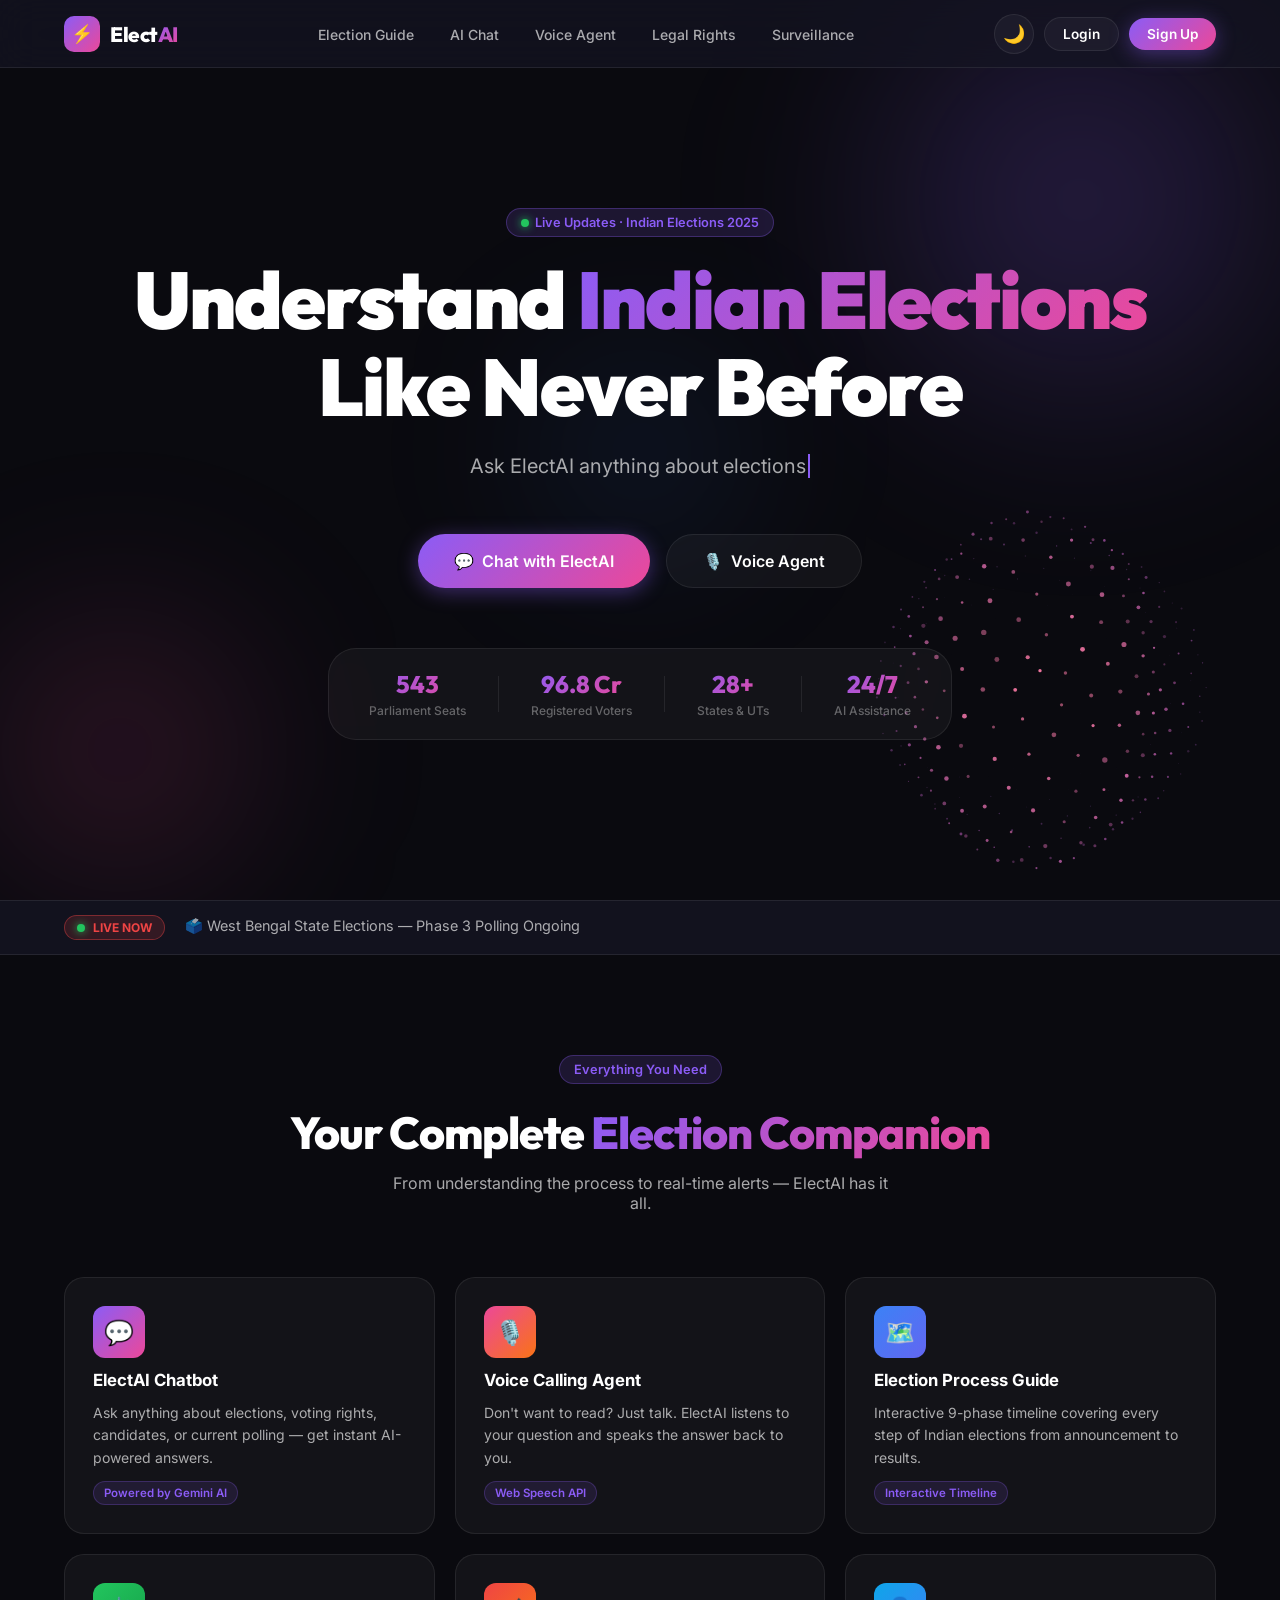
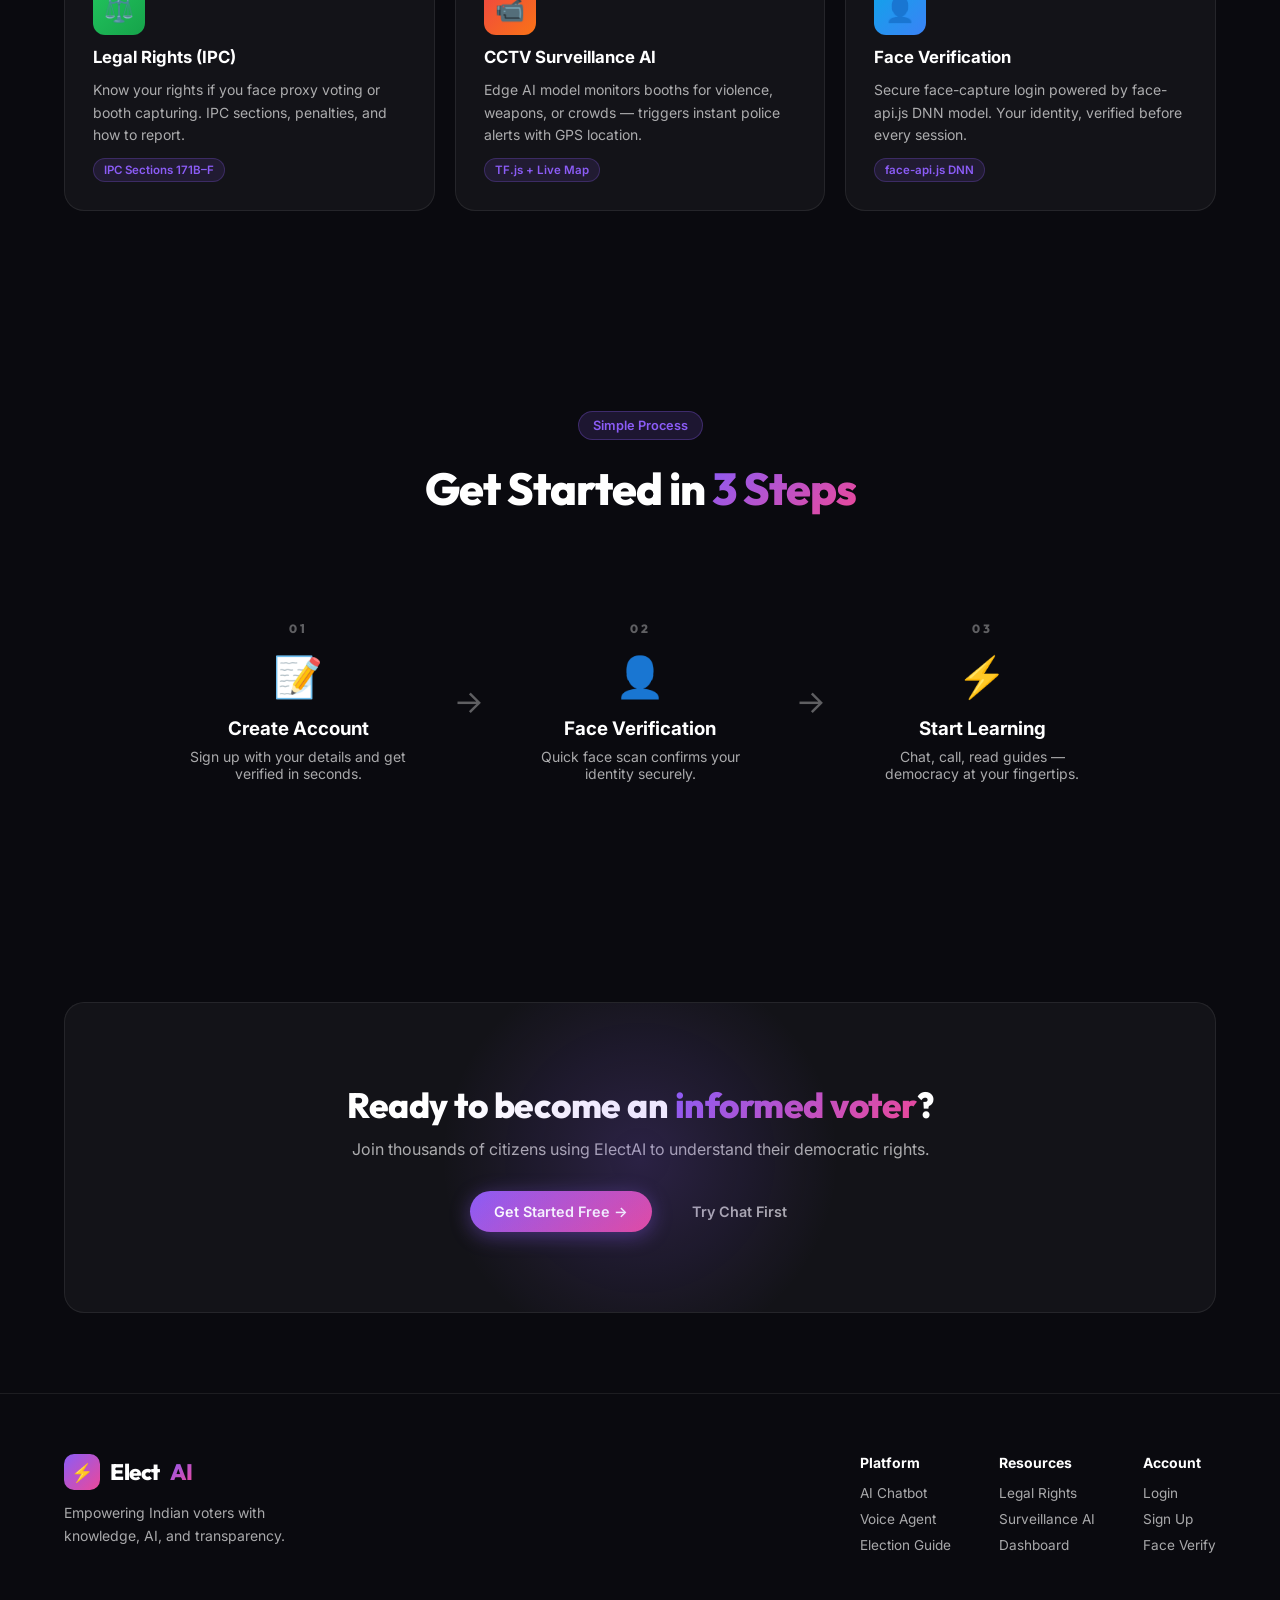
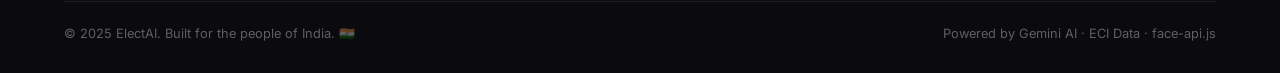
<file: index.html>
<!DOCTYPE html>
<html lang="en">
<head>
  <meta charset="UTF-8"/>
  <meta name="viewport" content="width=device-width, initial-scale=1.0"/>
  <title>ElectAI — Understand Indian Elections</title>
  <meta name="description" content="ElectAI helps you understand Indian elections, the voting process, legal rights, and get live polling updates through AI-powered chat and voice."/>
  <link rel="stylesheet" href="css/global.css"/>
  <link rel="stylesheet" href="css/landing.css"/>
</head>
<body>
  <!-- NAVBAR -->
  <nav class="navbar">
    <div class="container">
      <a href="index.html" class="nav-logo">
        <div class="nav-logo-icon">⚡</div>
        <span>Elect<span class="gradient-text">AI</span></span>
      </a>
      <ul class="nav-links">
        <li><a href="election-guide.html" class="nav-link">Election Guide</a></li>
        <li><a href="chatbot.html" class="nav-link">AI Chat</a></li>
        <li><a href="voice-agent.html" class="nav-link">Voice Agent</a></li>
        <li><a href="legal-rights.html" class="nav-link">Legal Rights</a></li>
        <li><a href="surveillance.html" class="nav-link">Surveillance</a></li>
      </ul>
      <div class="nav-actions">
        <button class="theme-toggle" title="Switch theme">🌙</button>
        <a href="login.html" class="btn btn-secondary" style="padding:8px 18px;font-size:0.85rem;">Login</a>
        <a href="login.html?tab=signup" class="btn btn-primary" style="padding:8px 18px;font-size:0.85rem;">Sign Up</a>
      </div>
    </div>
  </nav>

  <main class="page-main">
    <!-- HERO -->
    <section class="hero" id="hero">
      <div class="hero-bg-orb orb-1"></div>
      <div class="hero-bg-orb orb-2"></div>
      <div class="hero-bg-orb orb-3"></div>

      <div class="container hero-content">
        <div class="badge animate-fade-up">
          <span class="status-dot"></span>
          Live Updates · Indian Elections 2025
        </div>

        <h1 class="hero-title animate-fade-up" style="animation-delay:0.1s">
          Understand <span class="gradient-text">Indian Elections</span><br/>
          Like Never Before
        </h1>

        <p class="hero-subtitle animate-fade-up" style="animation-delay:0.2s">
          <span id="hero-typewriter" data-typewriter="Ask ElectAI anything about elections|Learn the voting process step by step|Know your legal rights as a voter|Get live polling updates across India|Talk to ElectAI — it listens, speaks back" data-tw-speed="55"></span>
        </p>

        <div class="hero-actions animate-fade-up" style="animation-delay:0.3s">
          <a href="chatbot.html" class="btn btn-primary hero-btn-primary">
            <span>💬</span> Chat with ElectAI
          </a>
          <a href="voice-agent.html" class="btn btn-secondary hero-btn-secondary">
            <span>🎙️</span> Voice Agent
          </a>
        </div>

        <div class="hero-stats animate-fade-up" style="animation-delay:0.4s">
          <div class="stat"><span class="stat-num">543</span><span class="stat-label">Parliament Seats</span></div>
          <div class="stat-div"></div>
          <div class="stat"><span class="stat-num">96.8 Cr</span><span class="stat-label">Registered Voters</span></div>
          <div class="stat-div"></div>
          <div class="stat"><span class="stat-num">28+</span><span class="stat-label">States & UTs</span></div>
          <div class="stat-div"></div>
          <div class="stat"><span class="stat-num">24/7</span><span class="stat-label">AI Assistance</span></div>
        </div>
      </div>

      <!-- Animated orb visual -->
      <div class="hero-orb-container animate-fade-up" style="animation-delay:0.2s">
        <canvas id="hero-orb-canvas" width="480" height="480"></canvas>
      </div>
    </section>

    <!-- LIVE ELECTIONS BANNER -->
    <section class="live-banner">
      <div class="container">
        <div class="live-badge"><span class="status-dot"></span> LIVE NOW</div>
        <div class="live-ticker" id="live-ticker">
          <span>🗳️ West Bengal State Elections — Phase 3 Polling Ongoing</span>
          <span>📊 Tamil Nadu Local Body Elections — Results Awaited</span>
          <span>⚠️ ECI Alert: Model Code of Conduct Active in 6 States</span>
          <span>🏛️ Bihar By-Elections — Voting on May 5, 2025</span>
        </div>
      </div>
    </section>

    <!-- FEATURES -->
    <section class="features section" id="features">
      <div class="container">
        <div class="section-header">
          <div class="badge">Everything You Need</div>
          <h2>Your Complete <span class="gradient-text">Election Companion</span></h2>
          <p>From understanding the process to real-time alerts — ElectAI has it all.</p>
        </div>
        <div class="features-grid">

          <a href="chatbot.html" class="feature-card glass-card">
            <div class="feature-icon" style="background:linear-gradient(135deg,#8b5cf6,#ec4899)">💬</div>
            <h3>ElectAI Chatbot</h3>
            <p>Ask anything about elections, voting rights, candidates, or current polling — get instant AI-powered answers.</p>
            <div class="feature-tag">Powered by Gemini AI</div>
          </a>

          <a href="voice-agent.html" class="feature-card glass-card">
            <div class="feature-icon" style="background:linear-gradient(135deg,#ec4899,#f97316)">🎙️</div>
            <h3>Voice Calling Agent</h3>
            <p>Don't want to read? Just talk. ElectAI listens to your question and speaks the answer back to you.</p>
            <div class="feature-tag">Web Speech API</div>
          </a>

          <a href="election-guide.html" class="feature-card glass-card">
            <div class="feature-icon" style="background:linear-gradient(135deg,#3b82f6,#6366f1)">🗺️</div>
            <h3>Election Process Guide</h3>
            <p>Interactive 9-phase timeline covering every step of Indian elections from announcement to results.</p>
            <div class="feature-tag">Interactive Timeline</div>
          </a>

          <a href="legal-rights.html" class="feature-card glass-card">
            <div class="feature-icon" style="background:linear-gradient(135deg,#22c55e,#16a34a)">⚖️</div>
            <h3>Legal Rights (IPC)</h3>
            <p>Know your rights if you face proxy voting or booth capturing. IPC sections, penalties, and how to report.</p>
            <div class="feature-tag">IPC Sections 171B–F</div>
          </a>

          <a href="surveillance.html" class="feature-card glass-card">
            <div class="feature-icon" style="background:linear-gradient(135deg,#ef4444,#f97316)">📹</div>
            <h3>CCTV Surveillance AI</h3>
            <p>Edge AI model monitors booths for violence, weapons, or crowds — triggers instant police alerts with GPS location.</p>
            <div class="feature-tag">TF.js + Live Map</div>
          </a>

          <a href="face-verify.html" class="feature-card glass-card">
            <div class="feature-icon" style="background:linear-gradient(135deg,#0ea5e9,#3b82f6)">👤</div>
            <h3>Face Verification</h3>
            <p>Secure face-capture login powered by face-api.js DNN model. Your identity, verified before every session.</p>
            <div class="feature-tag">face-api.js DNN</div>
          </a>

        </div>
      </div>
    </section>

    <!-- HOW IT WORKS -->
    <section class="how-it-works section">
      <div class="container">
        <div class="section-header">
          <div class="badge">Simple Process</div>
          <h2>Get Started in <span class="gradient-text">3 Steps</span></h2>
        </div>
        <div class="steps-row">
          <div class="step">
            <div class="step-number">01</div>
            <div class="step-icon">📝</div>
            <h3>Create Account</h3>
            <p>Sign up with your details and get verified in seconds.</p>
          </div>
          <div class="step-arrow">→</div>
          <div class="step">
            <div class="step-number">02</div>
            <div class="step-icon">👤</div>
            <h3>Face Verification</h3>
            <p>Quick face scan confirms your identity securely.</p>
          </div>
          <div class="step-arrow">→</div>
          <div class="step">
            <div class="step-number">03</div>
            <div class="step-icon">⚡</div>
            <h3>Start Learning</h3>
            <p>Chat, call, read guides — democracy at your fingertips.</p>
          </div>
        </div>
      </div>
    </section>

    <!-- CTA -->
    <section class="cta-section section">
      <div class="container">
        <div class="cta-card glass-card">
          <div class="cta-orb"></div>
          <h2>Ready to become an <span class="gradient-text">informed voter</span>?</h2>
          <p>Join thousands of citizens using ElectAI to understand their democratic rights.</p>
          <div class="cta-actions">
            <a href="login.html?tab=signup" class="btn btn-primary">Get Started Free →</a>
            <a href="chatbot.html" class="btn btn-ghost">Try Chat First</a>
          </div>
        </div>
      </div>
    </section>

    <!-- FOOTER -->
    <footer class="footer">
      <div class="container">
        <div class="footer-top">
          <div class="footer-brand">
            <div class="nav-logo" style="font-size:1.4rem">
              <div class="nav-logo-icon">⚡</div>
              Elect<span class="gradient-text">AI</span>
            </div>
            <p>Empowering Indian voters with knowledge, AI, and transparency.</p>
          </div>
          <div class="footer-links">
            <div class="footer-col">
              <h4>Platform</h4>
              <a href="chatbot.html">AI Chatbot</a>
              <a href="voice-agent.html">Voice Agent</a>
              <a href="election-guide.html">Election Guide</a>
            </div>
            <div class="footer-col">
              <h4>Resources</h4>
              <a href="legal-rights.html">Legal Rights</a>
              <a href="surveillance.html">Surveillance AI</a>
              <a href="dashboard.html">Dashboard</a>
            </div>
            <div class="footer-col">
              <h4>Account</h4>
              <a href="login.html">Login</a>
              <a href="login.html?tab=signup">Sign Up</a>
              <a href="face-verify.html">Face Verify</a>
            </div>
          </div>
        </div>
        <div class="footer-bottom">
          <p>© 2025 ElectAI. Built for the people of India. 🇮🇳</p>
          <p>Powered by Gemini AI · ECI Data · face-api.js</p>
        </div>
      </div>
    </footer>
  </main>

  <script src="js/config.js?v=3"></script>
  <script src="js/theme.js"></script>
  <script src="js/typewriter.js"></script>
  <script>
    // Hero orb canvas animation
    const canvas = document.getElementById('hero-orb-canvas');
    const ctx = canvas ? canvas.getContext('2d') : null;
    const particles = [];
    const N = 320;

    if (ctx) {
      for (let i = 0; i < N; i++) {
        const theta = Math.acos(1 - 2 * (i / N));
        const phi   = Math.PI * (1 + Math.sqrt(5)) * i;
        particles.push({
          ox: Math.sin(theta) * Math.cos(phi),
          oy: Math.sin(theta) * Math.sin(phi),
          oz: Math.cos(theta),
          x: 0, y: 0, r: 1.5 + Math.random() * 1.5,
          alpha: 0.4 + Math.random() * 0.6
        });
      }

      let t = 0;
      function drawOrb() {
        ctx.clearRect(0, 0, canvas.width, canvas.height);
        const cx = canvas.width / 2, cy = canvas.height / 2;
        const R = 160;
        const wave = 0.18;
        const freq = 2.8;
        t += 0.012;

        particles.forEach(p => {
          const ry = p.ox * Math.cos(t * 0.4) - p.oz * Math.sin(t * 0.4);
          const rz = p.ox * Math.sin(t * 0.4) + p.oz * Math.cos(t * 0.4);
          const rx = p.oy;
          const noise = 1 + wave * Math.sin(freq * rz + t) * Math.cos(freq * rx + t * 0.7);
          const scale = R * noise;
          const zDepth = (rz + 1) / 2;
          p.x = cx + rx * scale;
          p.y = cy + ry * scale;

          const hue = 260 + zDepth * 80;
          ctx.beginPath();
          ctx.arc(p.x, p.y, p.r * zDepth, 0, Math.PI * 2);
          ctx.fillStyle = `hsla(${hue}, 80%, 70%, ${p.alpha * zDepth})`;
          ctx.fill();
        });
        requestAnimationFrame(drawOrb);
      }
      drawOrb();
    }

    // Live ticker animation
    const ticker = document.getElementById('live-ticker');
    if (ticker) {
      const items = ticker.querySelectorAll('span');
      let current = 0;
      function rotateTicker() {
        items[current].style.opacity = '0';
        items[current].style.transform = 'translateY(-20px)';
        current = (current + 1) % items.length;
        items[current].style.opacity = '1';
        items[current].style.transform = 'translateY(0)';
      }
      items.forEach((item, i) => {
        item.style.display = i === 0 ? 'block' : 'none';
        item.style.transition = 'opacity 0.5s, transform 0.5s';
      });
      // Show all using visibility trick
      items.forEach(item => { item.style.display = 'block'; item.style.position = 'absolute'; });
      items[0].style.opacity = '1'; items[0].style.transform = 'translateY(0)';
      for (let i = 1; i < items.length; i++) { items[i].style.opacity = '0'; }
      setInterval(rotateTicker, 3500);
    }

    // Intersection observer for animations
    const observer = new IntersectionObserver(entries => {
      entries.forEach(e => {
        if (e.isIntersecting) { e.target.style.opacity = '1'; e.target.style.transform = 'translateY(0)'; }
      });
    }, { threshold: 0.1 });
    document.querySelectorAll('.feature-card, .step').forEach(el => {
      el.style.opacity = '0';
      el.style.transform = 'translateY(30px)';
      el.style.transition = 'opacity 0.6s ease, transform 0.6s ease';
      observer.observe(el);
    });
  </script>
</body>
</html>
</file>
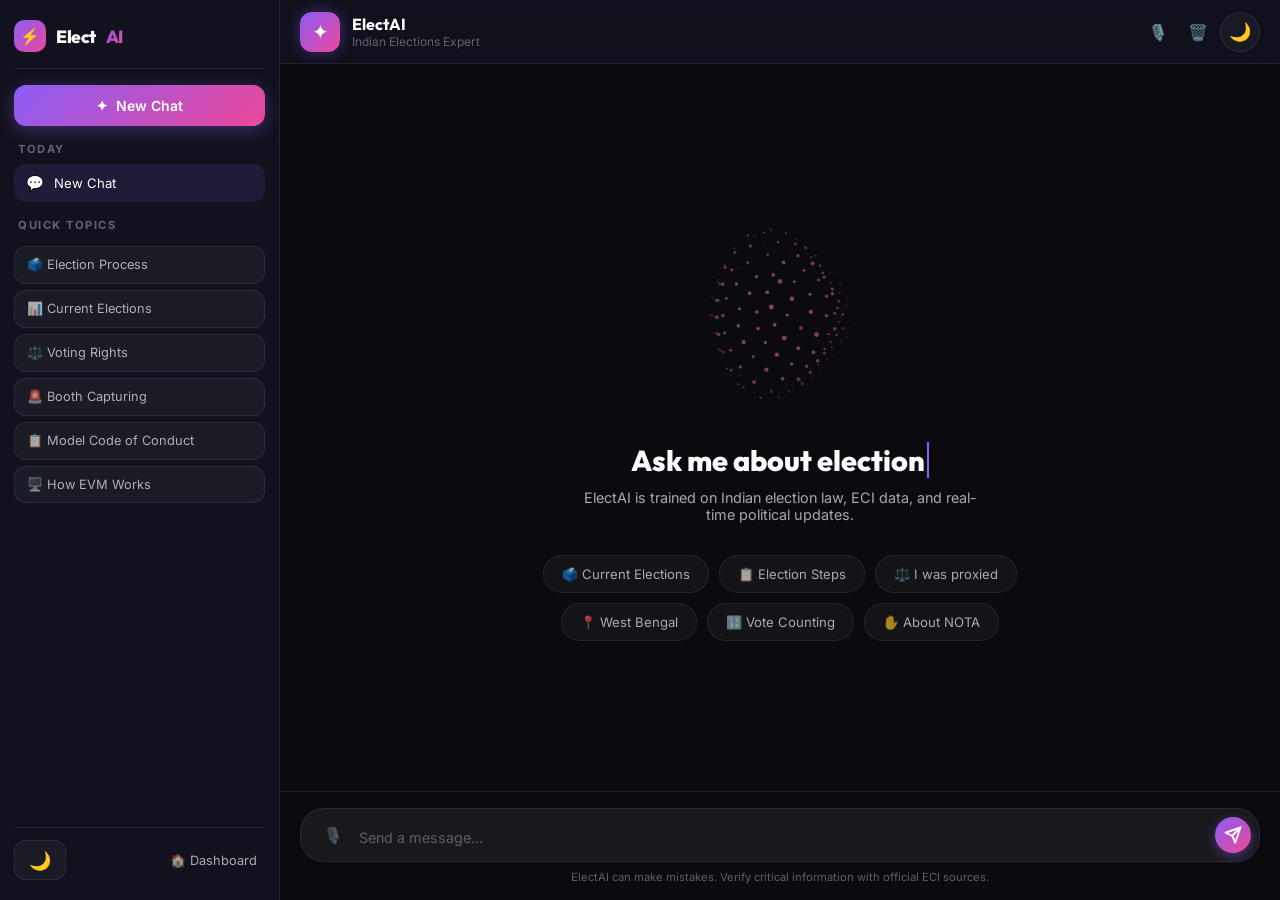
<file: chatbot.html>
<!DOCTYPE html>
<html lang="en">
<head>
  <meta charset="UTF-8"/>
  <meta name="viewport" content="width=device-width, initial-scale=1.0"/>
  <title>ElectAI Chat — Your Election Assistant</title>
  <meta name="description" content="Chat with ElectAI — an AI-powered assistant for all your Indian election questions."/>
  <link rel="stylesheet" href="css/global.css"/>
  <link rel="stylesheet" href="css/chatbot.css"/>
</head>
<body>
  <div class="chat-shell">

    <!-- SIDEBAR -->
    <aside class="chat-sidebar" id="chat-sidebar">
      <div class="sidebar-header">
        <a href="index.html" class="nav-logo" style="font-size:1.1rem">
          <div class="nav-logo-icon" style="width:32px;height:32px;font-size:16px">⚡</div>
          Elect<span class="gradient-text">AI</span>
        </a>
        <button class="btn-ghost sidebar-close-btn" id="sidebar-close" onclick="closeSidebar()">✕</button>
      </div>

      <button class="new-chat-btn" onclick="newChat()">
        <span>✦</span> New Chat
      </button>

      <div class="sidebar-section">
        <p class="sidebar-section-title">Today</p>
        <div id="chat-history-list" class="chat-history-list"></div>
      </div>

      <div class="sidebar-topics">
        <p class="sidebar-section-title">Quick Topics</p>
        <button class="topic-chip" onclick="askTopic('What is the election process in India?')">🗳️ Election Process</button>
        <button class="topic-chip" onclick="askTopic('What are current elections happening in India right now?')">📊 Current Elections</button>
        <button class="topic-chip" onclick="askTopic('What are my voting rights under Indian law?')">⚖️ Voting Rights</button>
        <button class="topic-chip" onclick="askTopic('What is booth capturing and what are the IPC sections for it?')">🚨 Booth Capturing</button>
        <button class="topic-chip" onclick="askTopic('Explain the Model Code of Conduct in India')">📋 Model Code of Conduct</button>
        <button class="topic-chip" onclick="askTopic('How does Electronic Voting Machine (EVM) work?')">🖥️ How EVM Works</button>
      </div>

      <div class="sidebar-footer">
        <button class="theme-toggle" style="width:auto;padding:8px 14px;border-radius:var(--radius-md);gap:8px;display:flex">
          🌙 <span data-theme-label>Dark</span>
        </button>
        <a href="dashboard.html" class="btn-ghost" style="font-size:0.8rem;padding:8px">🏠 Dashboard</a>
      </div>
    </aside>

    <!-- MAIN CHAT AREA -->
    <div class="chat-main">

      <!-- Chat Header -->
      <header class="chat-header">
        <button class="btn-ghost chat-menu-btn" onclick="openSidebar()">☰</button>
        <div class="chat-header-info">
          <div class="chat-bot-avatar">
            <div class="bot-sparkle-icon" id="header-sparkle">✦</div>
          </div>
          <div>
            <h2 class="chat-title">ElectAI</h2>
            <p class="chat-subtitle" id="chat-subtitle-text">Indian Elections Expert</p>
          </div>
        </div>
        <div class="chat-header-actions">
          <button class="btn-ghost icon-btn" title="Voice Mode" onclick="window.location.href='voice-agent.html'">🎙️</button>
          <button class="btn-ghost icon-btn" title="Clear chat" onclick="clearChat()">🗑️</button>
          <button class="theme-toggle">🌙</button>
        </div>
      </header>

      <!-- Messages Area -->
      <div class="chat-messages" id="chat-messages">
        <!-- Welcome screen shown when no messages -->
        <div class="chat-welcome" id="chat-welcome">
          <div class="welcome-orb-container">
            <canvas id="welcome-orb" width="200" height="200"></canvas>
          </div>
          <h2 class="welcome-title">
            <span data-typewriter="Ask me about elections|I know every phase of voting|Get live polling updates|Know your legal rights" data-tw-speed="60">Ask me about elections</span>
          </h2>
          <p class="welcome-sub">ElectAI is trained on Indian election law, ECI data, and real-time political updates.</p>
          <div class="welcome-chips">
            <button class="welcome-chip" onclick="askTopic('What elections are currently happening in India?')">🗳️ Current Elections</button>
            <button class="welcome-chip" onclick="askTopic('Explain the Indian election process step by step')">📋 Election Steps</button>
            <button class="welcome-chip" onclick="askTopic('I was proxied at a polling booth. What are my rights?')">⚖️ I was proxied</button>
            <button class="welcome-chip" onclick="askTopic('What is happening in West Bengal elections 2025?')">📍 West Bengal</button>
            <button class="welcome-chip" onclick="askTopic('How does vote counting work in India?')">🔢 Vote Counting</button>
            <button class="welcome-chip" onclick="askTopic('What is NOTA and how to use it?')">✋ About NOTA</button>
          </div>
        </div>

        <!-- Messages rendered here by JS -->
        <div id="messages-container"></div>

        <!-- Typing indicator -->
        <div class="typing-indicator hidden" id="typing-indicator">
          <div class="bot-msg-avatar">✦</div>
          <div class="typing-bubble">
            <span class="typing-dot"></span>
            <span class="typing-dot"></span>
            <span class="typing-dot"></span>
          </div>
        </div>
      </div>

      <!-- Input Area -->
      <div class="chat-input-area">
        <div class="chat-input-wrap">
          <button class="input-action-btn" title="Voice input" onclick="startVoiceInput()" id="voice-input-btn">🎙️</button>
          <textarea
            id="chat-input"
            class="chat-textarea"
            placeholder="Send a message..."
            rows="1"
            onkeydown="handleInputKey(event)"
            oninput="autoResize(this)"
          ></textarea>
          <button class="input-action-btn send-btn" id="send-btn" onclick="sendMessage()" title="Send">
            <svg width="18" height="18" viewBox="0 0 24 24" fill="none" stroke="currentColor" stroke-width="2.5" stroke-linecap="round" stroke-linejoin="round">
              <line x1="22" y1="2" x2="11" y2="13"/><polygon points="22 2 15 22 11 13 2 9 22 2"/>
            </svg>
          </button>
        </div>
        <p class="input-disclaimer">ElectAI can make mistakes. Verify critical information with official ECI sources.</p>
      </div>
    </div>
  </div>

  <script src="js/config.js?v=3"></script>
  <script src="js/theme.js"></script>
  <script src="js/typewriter.js"></script>
  <script src="js/auth.js"></script>
  <script src="js/electai.js?v=3"></script>
</body>
</html>
</file>
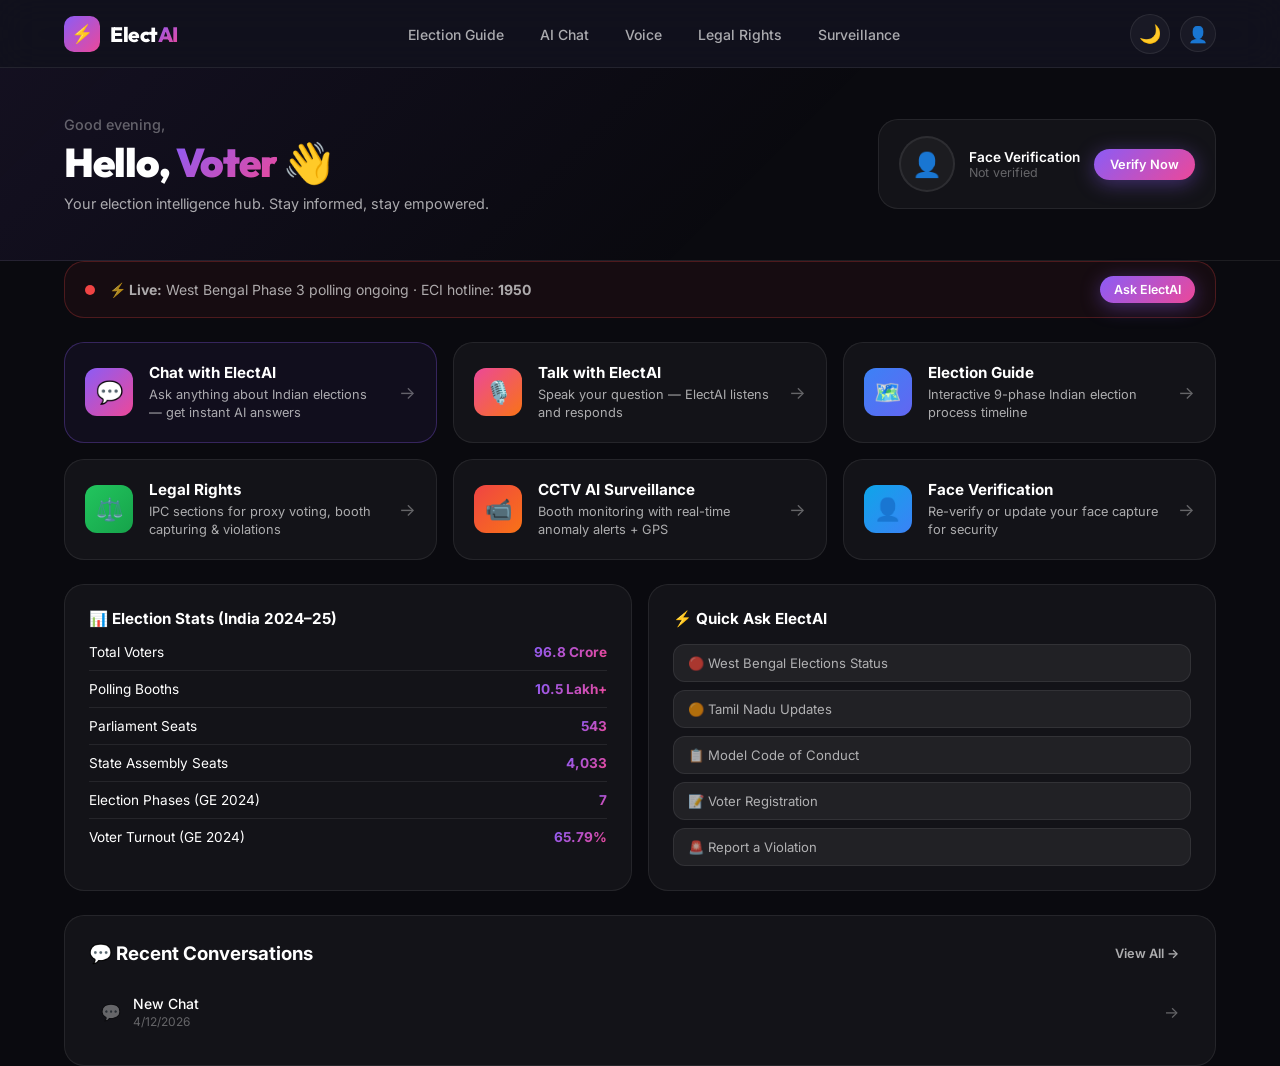
<file: dashboard.html>
<!DOCTYPE html>
<html lang="en">
<head>
  <meta charset="UTF-8"/>
  <meta name="viewport" content="width=device-width, initial-scale=1.0"/>
  <title>Dashboard — ElectAI</title>
  <link rel="stylesheet" href="css/global.css"/>
  <link rel="stylesheet" href="css/dashboard.css"/>
</head>
<body>
  <nav class="navbar">
    <div class="container">
      <a href="index.html" class="nav-logo">
        <div class="nav-logo-icon">⚡</div>
        <span>Elect<span class="gradient-text">AI</span></span>
      </a>
      <ul class="nav-links">
        <li><a href="election-guide.html" class="nav-link">Election Guide</a></li>
        <li><a href="chatbot.html" class="nav-link">AI Chat</a></li>
        <li><a href="voice-agent.html" class="nav-link">Voice</a></li>
        <li><a href="legal-rights.html" class="nav-link">Legal Rights</a></li>
        <li><a href="surveillance.html" class="nav-link">Surveillance</a></li>
      </ul>
      <div class="nav-actions">
        <button class="theme-toggle">🌙</button>
        <div class="user-avatar-btn" id="user-avatar-wrap" onclick="toggleUserMenu()">
          <div id="nav-avatar" class="nav-user-avatar">👤</div>
          <div class="user-menu hidden" id="user-menu">
            <a href="face-verify.html">🔄 Re-verify Face</a>
            <button onclick="logout()">🚪 Logout</button>
          </div>
        </div>
      </div>
    </div>
  </nav>

  <main class="page-main dashboard-page">
    <!-- Welcome hero -->
    <section class="dash-hero">
      <div class="container">
        <div class="dash-hero-content">
          <div>
            <p class="dash-greeting" id="dash-greeting">Good morning!</p>
            <h1 class="dash-name">Hello, <span class="gradient-text" id="dash-username">Voter</span> 👋</h1>
            <p class="dash-sub">Your election intelligence hub. Stay informed, stay empowered.</p>
          </div>
          <div class="dash-hero-right">
            <div class="dash-face-status glass-card" id="face-status-card">
              <div id="dash-face-img" class="dash-face-circle">👤</div>
              <div>
                <p class="face-status-label" id="face-label">Face Verification</p>
                <p class="face-status-val" id="face-val">Not verified</p>
              </div>
              <a href="face-verify.html" class="btn btn-primary" style="padding:8px 16px;font-size:0.8rem" id="face-action-btn">Verify Now</a>
            </div>
          </div>
        </div>
      </div>
    </section>

    <div class="container">
      <!-- Live alert banner -->
      <div class="live-alert-banner glass-card" id="live-alert">
        <div class="live-alert-dot"></div>
        <div class="live-alert-text">
          <strong>⚡ Live:</strong> West Bengal Phase 3 polling ongoing · ECI hotline: <strong>1950</strong>
        </div>
        <button class="btn btn-primary" style="padding:6px 14px;font-size:0.78rem;white-space:nowrap" onclick="window.location.href='chatbot.html?q=West Bengal election status'">Ask ElectAI</button>
      </div>

      <!-- Main feature cards -->
      <div class="dash-grid">
        <a href="chatbot.html" class="dash-card dash-card-primary glass-card">
          <div class="dash-card-icon" style="background:var(--grad-primary)">💬</div>
          <div class="dash-card-body">
            <h3>Chat with ElectAI</h3>
            <p>Ask anything about Indian elections — get instant AI answers</p>
          </div>
          <div class="dash-card-arrow">→</div>
        </a>

        <a href="voice-agent.html" class="dash-card glass-card">
          <div class="dash-card-icon" style="background:linear-gradient(135deg,#ec4899,#f97316)">🎙️</div>
          <div class="dash-card-body">
            <h3>Talk with ElectAI</h3>
            <p>Speak your question — ElectAI listens and responds</p>
          </div>
          <div class="dash-card-arrow">→</div>
        </a>

        <a href="election-guide.html" class="dash-card glass-card">
          <div class="dash-card-icon" style="background:linear-gradient(135deg,#3b82f6,#6366f1)">🗺️</div>
          <div class="dash-card-body">
            <h3>Election Guide</h3>
            <p>Interactive 9-phase Indian election process timeline</p>
          </div>
          <div class="dash-card-arrow">→</div>
        </a>

        <a href="legal-rights.html" class="dash-card glass-card">
          <div class="dash-card-icon" style="background:linear-gradient(135deg,#22c55e,#16a34a)">⚖️</div>
          <div class="dash-card-body">
            <h3>Legal Rights</h3>
            <p>IPC sections for proxy voting, booth capturing & violations</p>
          </div>
          <div class="dash-card-arrow">→</div>
        </a>

        <a href="surveillance.html" class="dash-card glass-card">
          <div class="dash-card-icon" style="background:linear-gradient(135deg,#ef4444,#f97316)">📹</div>
          <div class="dash-card-body">
            <h3>CCTV AI Surveillance</h3>
            <p>Booth monitoring with real-time anomaly alerts + GPS</p>
          </div>
          <div class="dash-card-arrow">→</div>
        </a>

        <a href="face-verify.html" class="dash-card glass-card">
          <div class="dash-card-icon" style="background:linear-gradient(135deg,#0ea5e9,#3b82f6)">👤</div>
          <div class="dash-card-body">
            <h3>Face Verification</h3>
            <p>Re-verify or update your face capture for security</p>
          </div>
          <div class="dash-card-arrow">→</div>
        </a>
      </div>

      <!-- Bottom row: Stats + Quick Asks -->
      <div class="dash-bottom">
        <div class="dash-stats glass-card">
          <h3>📊 Election Stats (India 2024–25)</h3>
          <div class="stats-list">
            <div class="stat-row"><span>Total Voters</span><span class="stat-val gradient-text">96.8 Crore</span></div>
            <div class="stat-row"><span>Polling Booths</span><span class="stat-val gradient-text">10.5 Lakh+</span></div>
            <div class="stat-row"><span>Parliament Seats</span><span class="stat-val gradient-text">543</span></div>
            <div class="stat-row"><span>State Assembly Seats</span><span class="stat-val gradient-text">4,033</span></div>
            <div class="stat-row"><span>Election Phases (GE 2024)</span><span class="stat-val gradient-text">7</span></div>
            <div class="stat-row"><span>Voter Turnout (GE 2024)</span><span class="stat-val gradient-text">65.79%</span></div>
          </div>
        </div>

        <div class="dash-quick-asks glass-card">
          <h3>⚡ Quick Ask ElectAI</h3>
          <div class="quick-ask-list">
            <button class="quick-ask-item" onclick="quickAsk('What is the current status of West Bengal elections 2025?')">🔴 West Bengal Elections Status</button>
            <button class="quick-ask-item" onclick="quickAsk('What are current elections happening in Tamil Nadu?')">🟠 Tamil Nadu Updates</button>
            <button class="quick-ask-item" onclick="quickAsk('What is the Model Code of Conduct and when does it apply?')">📋 Model Code of Conduct</button>
            <button class="quick-ask-item" onclick="quickAsk('How do I register to vote in India?')">📝 Voter Registration</button>
            <button class="quick-ask-item" onclick="quickAsk('I was forcefully prevented from voting. What should I do?')">🚨 Report a Violation</button>
          </div>
        </div>
      </div>

      <!-- Recent Chat History -->
      <div class="dash-history glass-card">
        <div class="flex-between" style="margin-bottom:16px">
          <h3>💬 Recent Conversations</h3>
          <a href="chatbot.html" class="btn btn-ghost" style="font-size:0.8rem;padding:6px 12px">View All →</a>
        </div>
        <div id="dash-history-list"></div>
      </div>
    </div>
  </main>

  <script src="js/config.js?v=3"></script>
  <script src="js/theme.js"></script>
  <script src="js/auth.js"></script>
  <script>
    // Personalize dashboard
    document.addEventListener('DOMContentLoaded', () => {
      const user = getCurrentUser();
      if (user) {
        document.getElementById('dash-username').textContent = user.name?.split(' ')[0] || 'Voter';
        if (user.photo) {
          document.getElementById('nav-avatar').innerHTML = `<img src="${user.photo}" style="width:32px;height:32px;border-radius:50%;object-fit:cover"/>`;
          document.getElementById('dash-face-img').innerHTML = `<img src="${user.photo}" style="width:56px;height:56px;border-radius:50%;object-fit:cover"/>`;
        }
        if (user.faceVerified) {
          document.getElementById('face-label').textContent = '✅ Face Verified';
          document.getElementById('face-val').textContent = new Date(user.verifiedAt).toLocaleDateString('en-IN');
          document.getElementById('face-action-btn').textContent = '✓ Verified';
          document.getElementById('face-action-btn').className = 'btn btn-secondary';
          document.getElementById('face-action-btn').style.cssText = 'padding:8px 16px;font-size:0.8rem;opacity:0.7';
        }
      }

      // Greeting
      const h = new Date().getHours();
      const g = h < 12 ? 'Good morning' : h < 17 ? 'Good afternoon' : 'Good evening';
      document.getElementById('dash-greeting').textContent = g + ',';

      // Load chat history
      const chats = JSON.parse(localStorage.getItem('electai_chats') || '[]');
      const list  = document.getElementById('dash-history-list');
      if (chats.length === 0) {
        list.innerHTML = '<p style="color:var(--text-muted);font-size:0.85rem">No conversations yet. <a href="chatbot.html" style="color:var(--accent-purple)">Start chatting →</a></p>';
      } else {
        list.innerHTML = chats.slice(0,5).map(c => `
          <a href="chatbot.html" class="history-row">
            <span class="history-icon">💬</span>
            <div class="history-body">
              <p class="history-title">${c.title || 'Chat'}</p>
              <p class="history-date">${new Date(c.createdAt).toLocaleDateString('en-IN')}</p>
            </div>
            <span style="color:var(--text-muted)">→</span>
          </a>`).join('');
      }
    });

    function quickAsk(q) {
      window.location.href = 'chatbot.html';
      sessionStorage.setItem('electai_quick_ask', q);
    }

    function toggleUserMenu() {
      document.getElementById('user-menu').classList.toggle('hidden');
    }
    document.addEventListener('click', e => {
      if (!e.target.closest('#user-avatar-wrap')) document.getElementById('user-menu').classList.add('hidden');
    });
  </script>
</body>
</html>
</file>
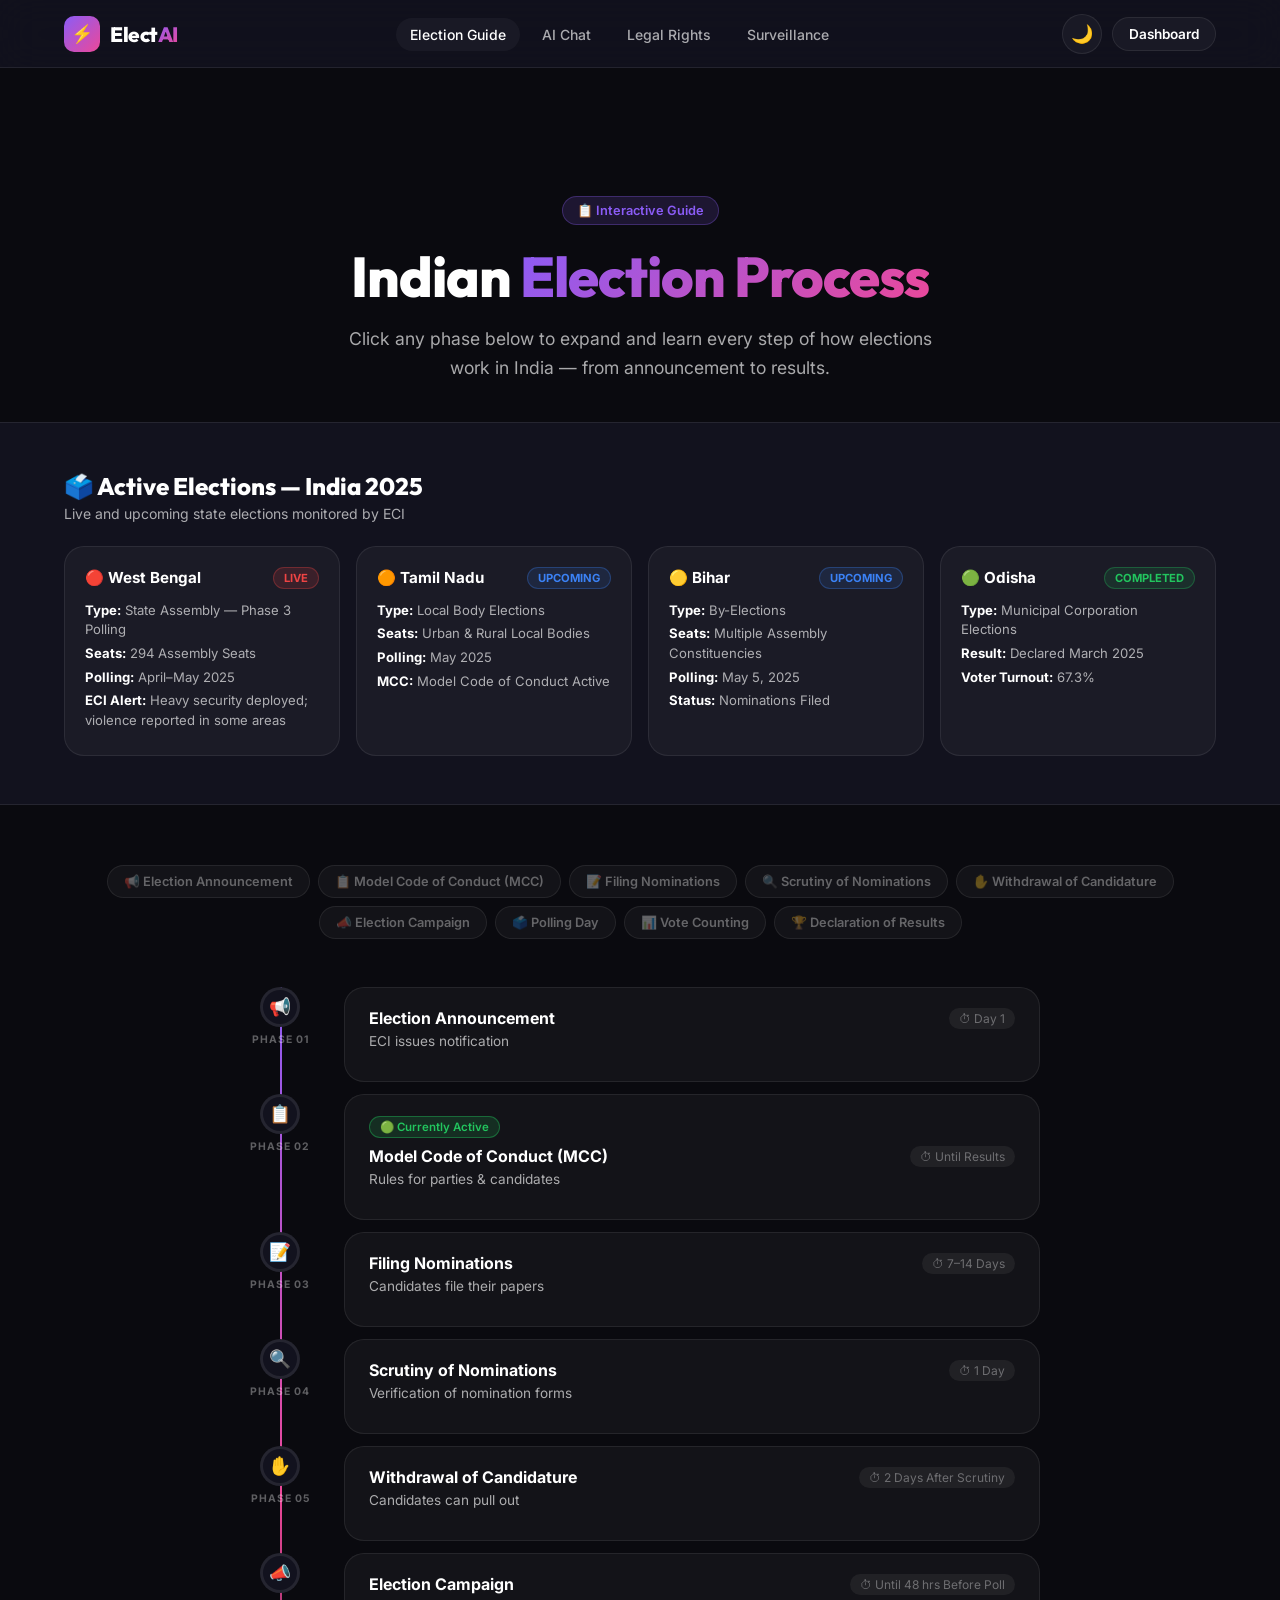
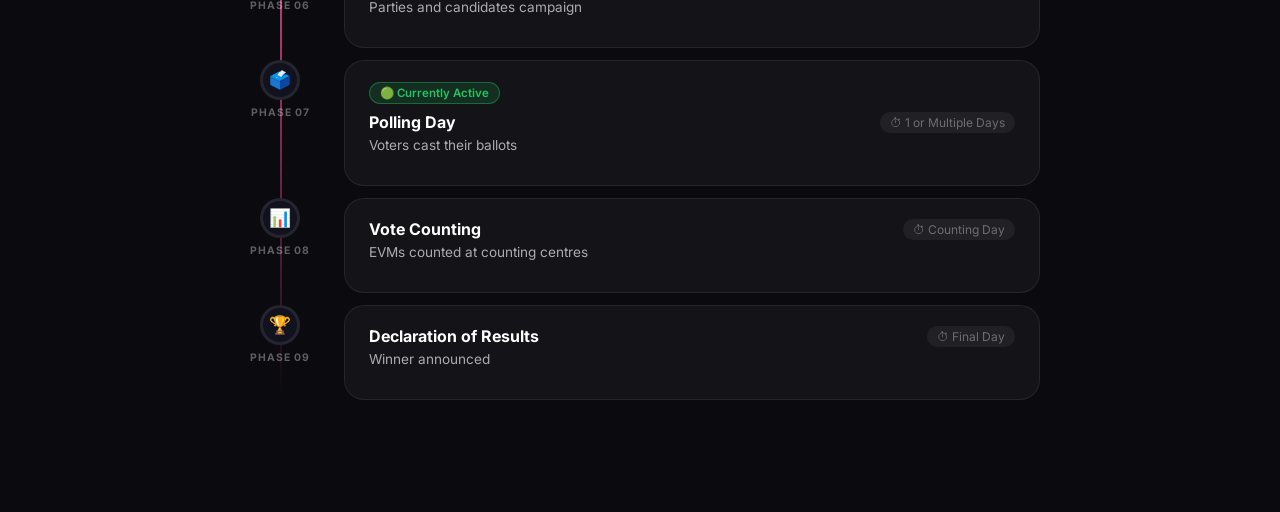
<file: election-guide.html>
<!DOCTYPE html>
<html lang="en">
<head>
  <meta charset="UTF-8"/>
  <meta name="viewport" content="width=device-width, initial-scale=1.0"/>
  <title>Election Process Guide — ElectAI</title>
  <link rel="stylesheet" href="css/global.css"/>
  <style>
    .guide-page { padding-top: var(--navbar-height); }
    /* Timeline */
    .timeline-section { padding: 60px 0 100px; }
    .phase-nav { display:flex; gap:8px; flex-wrap:wrap; justify-content:center; margin-bottom:48px; }
    .phase-nav-btn {
      padding:8px 16px; border-radius:var(--radius-full); font-size:0.8rem; font-weight:600;
      background:var(--bg-card); border:1px solid var(--border); color:var(--text-muted);
      cursor:pointer; transition:all 0.2s;
    }
    .phase-nav-btn.active, .phase-nav-btn:hover {
      background:var(--grad-primary); color:#fff; border-color:transparent;
      box-shadow:0 4px 16px rgba(139,92,246,0.3);
    }
    .timeline { position:relative; max-width:800px; margin:0 auto; }
    .timeline::before {
      content:''; position:absolute; left:40px; top:0; bottom:0; width:2px;
      background:linear-gradient(to bottom, var(--accent-purple), var(--accent-pink), transparent);
    }
    .timeline-item {
      display:flex; gap:24px; margin-bottom:12px; cursor:pointer;
    }
    .timeline-marker {
      position:relative; z-index:2; flex-shrink:0; width:80px;
      display:flex; flex-direction:column; align-items:center; gap:6px;
    }
    .timeline-dot {
      width:40px; height:40px; border-radius:50%; border:3px solid var(--border);
      background:var(--bg-secondary); display:flex; align-items:center; justify-content:center;
      font-size:1.1rem; transition:all 0.3s;
    }
    .timeline-item.active .timeline-dot,
    .timeline-item:hover .timeline-dot {
      border-color:var(--accent-purple); background:rgba(139,92,246,0.15);
      box-shadow:0 0 20px rgba(139,92,246,0.3);
    }
    .timeline-phase-num { font-size:0.65rem; font-weight:700; color:var(--text-muted); letter-spacing:1px; }
    .timeline-content {
      flex:1; background:var(--bg-card); border:1px solid var(--border);
      border-radius:var(--radius-lg); padding:20px 24px; transition:all 0.3s;
      position:relative; overflow:hidden;
    }
    .timeline-item.active .timeline-content, .timeline-item:hover .timeline-content {
      border-color:var(--border-accent); box-shadow:var(--shadow-glow);
      background:var(--bg-card-hover);
    }
    .timeline-header { display:flex; align-items:center; justify-content:space-between; margin-bottom:4px; }
    .timeline-title { font-weight:700; font-size:1rem; }
    .timeline-duration { font-size:0.75rem; color:var(--text-muted); background:var(--bg-input); padding:3px 10px; border-radius:var(--radius-full); }
    .timeline-subtitle { font-size:0.85rem; color:var(--text-secondary); margin-bottom:12px; }
    .timeline-detail {
      max-height:0; overflow:hidden; transition:max-height 0.4s ease;
    }
    .timeline-item.active .timeline-detail { max-height:400px; }
    .timeline-detail-content { padding-top:12px; border-top:1px solid var(--border); font-size:0.875rem; color:var(--text-secondary); line-height:1.7; }
    .timeline-detail-content ul { padding-left:18px; margin:8px 0; }
    .timeline-detail-content li { margin-bottom:4px; }
    .timeline-detail-content strong { color:var(--text-primary); }
    .phase-badge { display:inline-block; padding:3px 10px; border-radius:var(--radius-full); font-size:0.72rem; font-weight:600; margin-bottom:8px; }
    .phase-badge.current { background:rgba(34,197,94,0.15); border:1px solid rgba(34,197,94,0.4); color:var(--accent-green); }
    .phase-badge.upcoming { background:rgba(59,130,246,0.12); border:1px solid rgba(59,130,246,0.3); color:var(--accent-blue); }

    /* Current elections */
    .current-elections { background:var(--bg-secondary); border-top:1px solid var(--border); border-bottom:1px solid var(--border); padding:48px 0; }
    .election-cards { display:grid; grid-template-columns:repeat(auto-fill,minmax(260px,1fr)); gap:16px; margin-top:24px; }
    .election-card { background:var(--bg-card); border:1px solid var(--border); border-radius:var(--radius-lg); padding:20px; }
    .election-card-header { display:flex; align-items:center; justify-content:space-between; margin-bottom:12px; }
    .election-state { font-weight:700; font-size:0.95rem; }
    .election-status-badge { font-size:0.7rem; font-weight:700; padding:3px 10px; border-radius:var(--radius-full); }
    .election-status-badge.live { background:rgba(239,68,68,0.15); color:var(--accent-red); border:1px solid rgba(239,68,68,0.3); }
    .election-status-badge.upcoming { background:rgba(59,130,246,0.12); color:var(--accent-blue); border:1px solid rgba(59,130,246,0.3); }
    .election-status-badge.completed { background:rgba(34,197,94,0.12); color:var(--accent-green); border:1px solid rgba(34,197,94,0.3); }
    .election-detail { font-size:0.82rem; color:var(--text-secondary); line-height:1.5; }
    .election-detail p { margin-bottom:4px; }
    .election-detail strong { color:var(--text-primary); }
  </style>
</head>
<body>
  <nav class="navbar">
    <div class="container">
      <a href="index.html" class="nav-logo"><div class="nav-logo-icon">⚡</div><span>Elect<span class="gradient-text">AI</span></span></a>
      <ul class="nav-links">
        <li><a href="election-guide.html" class="nav-link active">Election Guide</a></li>
        <li><a href="chatbot.html" class="nav-link">AI Chat</a></li>
        <li><a href="legal-rights.html" class="nav-link">Legal Rights</a></li>
        <li><a href="surveillance.html" class="nav-link">Surveillance</a></li>
      </ul>
      <div class="nav-actions"><button class="theme-toggle">🌙</button><a href="dashboard.html" class="btn btn-secondary" style="padding:8px 16px;font-size:0.85rem">Dashboard</a></div>
    </div>
  </nav>

  <main class="page-main guide-page">
    <div class="page-header">
      <div class="badge">📋 Interactive Guide</div>
      <h1>Indian <span class="gradient-text">Election Process</span></h1>
      <p>Click any phase below to expand and learn every step of how elections work in India — from announcement to results.</p>
    </div>

    <!-- Current Elections -->
    <section class="current-elections">
      <div class="container">
        <h2 style="font-family:'Outfit',sans-serif;font-size:1.5rem;font-weight:800;margin-bottom:4px">🗳️ Active Elections — India 2025</h2>
        <p style="color:var(--text-secondary);font-size:0.875rem">Live and upcoming state elections monitored by ECI</p>
        <div class="election-cards">
          <div class="election-card">
            <div class="election-card-header"><span class="election-state">🔴 West Bengal</span><span class="election-status-badge live">LIVE</span></div>
            <div class="election-detail">
              <p><strong>Type:</strong> State Assembly — Phase 3 Polling</p>
              <p><strong>Seats:</strong> 294 Assembly Seats</p>
              <p><strong>Polling:</strong> April–May 2025</p>
              <p><strong>ECI Alert:</strong> Heavy security deployed; violence reported in some areas</p>
            </div>
          </div>
          <div class="election-card">
            <div class="election-card-header"><span class="election-state">🟠 Tamil Nadu</span><span class="election-status-badge upcoming">UPCOMING</span></div>
            <div class="election-detail">
              <p><strong>Type:</strong> Local Body Elections</p>
              <p><strong>Seats:</strong> Urban & Rural Local Bodies</p>
              <p><strong>Polling:</strong> May 2025</p>
              <p><strong>MCC:</strong> Model Code of Conduct Active</p>
            </div>
          </div>
          <div class="election-card">
            <div class="election-card-header"><span class="election-state">🟡 Bihar</span><span class="election-status-badge upcoming">UPCOMING</span></div>
            <div class="election-detail">
              <p><strong>Type:</strong> By-Elections</p>
              <p><strong>Seats:</strong> Multiple Assembly Constituencies</p>
              <p><strong>Polling:</strong> May 5, 2025</p>
              <p><strong>Status:</strong> Nominations Filed</p>
            </div>
          </div>
          <div class="election-card">
            <div class="election-card-header"><span class="election-state">🟢 Odisha</span><span class="election-status-badge completed">COMPLETED</span></div>
            <div class="election-detail">
              <p><strong>Type:</strong> Municipal Corporation Elections</p>
              <p><strong>Result:</strong> Declared March 2025</p>
              <p><strong>Voter Turnout:</strong> 67.3%</p>
            </div>
          </div>
        </div>
      </div>
    </section>

    <!-- Timeline -->
    <section class="timeline-section">
      <div class="container">
        <div class="phase-nav" id="phase-nav"></div>
        <div class="timeline" id="timeline"></div>
      </div>
    </section>
  </main>

  <script src="js/config.js?v=3"></script>
  <script src="js/theme.js"></script>
  <script>
    const phases = [
      { icon:'📢', num:'01', title:'Election Announcement', duration:'Day 1', short:'ECI issues notification', badge:null,
        detail:`<strong>Election Commission of India (ECI)</strong> announces the election schedule via an official notification.
        <ul>
          <li>President (for General Elections) or Governor (for State Elections) dissolves the House/Assembly</li>
          <li>ECI announces polling dates, number of phases, and the election schedule</li>
          <li>Model Code of Conduct (MCC) comes into force immediately</li>
          <li>No new government schemes or projects can be announced after MCC kicks in</li>
          <li>Duration from announcement to polling: Typically 4–6 weeks</li>
        </ul>` },
      { icon:'📋', num:'02', title:'Model Code of Conduct (MCC)', duration:'Until Results', short:'Rules for parties & candidates', badge:'current',
        detail:`The MCC governs the conduct of political parties and candidates during elections.
        <ul>
          <li>No party in power can misuse government resources for election campaigning</li>
          <li>Ministers cannot announce new schemes or inaugurate projects</li>
          <li>Government vehicles cannot be used for campaigning</li>
          <li>No transfers of officials without ECI permission</li>
          <li>Strictly enforced by ECI through Flying Squads and Static Surveillance Teams</li>
          <li><strong>Violation penalty:</strong> Complaint can be filed with ECI; action includes FIRs and disqualification</li>
        </ul>` },
      { icon:'📝', num:'03', title:'Filing Nominations', duration:'7–14 Days', short:'Candidates file their papers', badge:null,
        detail:`Candidates who wish to contest must file their nomination papers with the Returning Officer.
        <ul>
          <li>Candidate must submit Form 2A (for General Election) or Form 2B (State)</li>
          <li>Affidavit declaring criminal antecedents, assets & liabilities is mandatory</li>
          <li>Security deposit: ₹25,000 for Lok Sabha, ₹10,000 for Vidhan Sabha (₹12,500 / ₹5,000 for SC/ST)</li>
          <li>Proposers required: 1 (for party candidates), 10 (for Independents in Lok Sabha)</li>
          <li>All nominations filed at the office of Returning Officer</li>
        </ul>` },
      { icon:'🔍', num:'04', title:'Scrutiny of Nominations', duration:'1 Day', short:'Verification of nomination forms', badge:null,
        detail:`The Returning Officer scrutinizes all filed nominations to check for validity.
        <ul>
          <li>All nomination papers are examined for completeness and legal validity</li>
          <li>Age verification (21 years for Lok Sabha, 25 for Rajya Sabha)</li>
          <li>Criminal disqualification check (Section 8 of RPA 1951)</li>
          <li>Any elector can raise objections about a nomination</li>
          <li>Rejected nominations can be challenged at the High Court later</li>
        </ul>` },
      { icon:'✋', num:'05', title:'Withdrawal of Candidature', duration:'2 Days After Scrutiny', short:'Candidates can pull out', badge:null,
        detail:`After scrutiny, candidates have a window to withdraw their nominations.
        <ul>
          <li>Candidates can voluntarily withdraw by submitting a written notice</li>
          <li>Withdrawal cannot be done after the deadline — candidate remains in the contest</li>
          <li>Final list of contesting candidates is published after the withdrawal period</li>
          <li>Election symbols are allotted to candidates by the Returning Officer</li>
          <li>Recognized parties retain their reserved national/state symbols</li>
        </ul>` },
      { icon:'📣', num:'06', title:'Election Campaign', duration:'Until 48 hrs Before Poll', short:'Parties and candidates campaign', badge:null,
        detail:`Candidates and parties campaign to seek votes from the electorate.
        <ul>
          <li><strong>Campaign silence period:</strong> 48 hours before polling (no campaigning allowed)</li>
          <li>Campaign expenditure limits: ₹95 lakh (Lok Sabha), ₹40 lakh (Vidhan Sabha)</li>
          <li>Exit polls banned from publication during voting phases</li>
          <li>Paid news strictly prohibited — ECI monitors media</li>
          <li>Social media posts must be pre-certified by ECI's Media Certification and Monitoring Committee</li>
          <li>Flying Squads monitor distribution of cash, liquor, and freebies (voter inducement)</li>
        </ul>` },
      { icon:'🗳️', num:'07', title:'Polling Day', duration:'1 or Multiple Days', short:'Voters cast their ballots', badge:'current',
        detail:`The actual voting takes place at designated polling booths across constituencies.
        <ul>
          <li>Polling typically happens from <strong>7 AM to 6 PM</strong></li>
          <li>Voters must bring valid ID: Voter ID (EPIC), Aadhaar, Passport, PAN, etc. (12 accepted IDs)</li>
          <li>Electronic Voting Machines (EVMs) are used — tamper-proof and battery operated</li>
          <li>VVPAT (Voter Verifiable Paper Audit Trail) slips voters can verify their vote</li>
          <li><strong>NOTA</strong> (None of the Above) available as an option</li>
          <li>Security forces deployed — CRPF, State Police, rapid response teams</li>
          <li>Webcasting of booths — live feed to district headquarters</li>
          <li>Voters in queue at closing time must still be allowed to vote</li>
        </ul>` },
      { icon:'📊', num:'08', title:'Vote Counting', duration:'Counting Day', short:'EVMs counted at counting centres', badge:null,
        detail:`Votes are counted at designated counting centres under strict supervision.
        <ul>
          <li>Counting begins usually at <strong>8 AM on counting day</strong></li>
          <li>Postal ballots counted first, then EVM results</li>
          <li>Each counting round covers votes from a specific booth</li>
          <li>Party/candidate agents allowed in counting halls</li>
          <li>VVPAT audit: 5 randomly selected EVMs per constituency are verified with paper slips</li>
          <li>Returning Officer declares round-by-round results publicly</li>
          <li>Election result can be contested via an Election Petition in the High Court</li>
        </ul>` },
      { icon:'🏆', num:'09', title:'Declaration of Results', duration:'Final Day', short:'Winner announced', badge:null,
        detail:`The Returning Officer formally declares the winning candidate.
        <ul>
          <li>Candidate with the <strong>highest votes (First Past The Post)</strong> wins — no need for majority</li>
          <li>Winning candidate receives a Certificate of Election</li>
          <li>Results published in the Official Gazette</li>
          <li>Losing candidate's security deposit forfeited if they get less than 1/6 of valid votes</li>
          <li>New government formation follows within days/weeks of final results</li>
          <li>In case of tie: Returning Officer draws lots to decide winner</li>
          <li>Election petitions must be filed within 45 days of result declaration</li>
        </ul>` }
    ];

    let activePhase = -1;

    function buildTimeline() {
      const nav      = document.getElementById('phase-nav');
      const timeline = document.getElementById('timeline');
      nav.innerHTML = phases.map((p, i) => `<button class="phase-nav-btn" onclick="scrollToPhase(${i})">${p.icon} ${p.title}</button>`).join('');
      timeline.innerHTML = phases.map((p, i) => `
        <div class="timeline-item" id="phase-${i}" onclick="togglePhase(${i})">
          <div class="timeline-marker">
            <div class="timeline-dot">${p.icon}</div>
            <span class="timeline-phase-num">PHASE ${p.num}</span>
          </div>
          <div class="timeline-content">
            ${p.badge ? `<div class="phase-badge ${p.badge}">${p.badge === 'current' ? '🟢 Currently Active' : '🔵 Upcoming'}</div>` : ''}
            <div class="timeline-header">
              <h3 class="timeline-title">${p.title}</h3>
              <span class="timeline-duration">⏱ ${p.duration}</span>
            </div>
            <p class="timeline-subtitle">${p.short}</p>
            <div class="timeline-detail" id="detail-${i}">
              <div class="timeline-detail-content">${p.detail}</div>
            </div>
          </div>
        </div>`).join('');
    }

    function togglePhase(i) {
      const items = document.querySelectorAll('.timeline-item');
      const navBtns = document.querySelectorAll('.phase-nav-btn');
      if (activePhase === i) {
        items[i].classList.remove('active');
        navBtns[i].classList.remove('active');
        activePhase = -1;
      } else {
        if (activePhase >= 0) { items[activePhase].classList.remove('active'); navBtns[activePhase].classList.remove('active'); }
        items[i].classList.add('active');
        navBtns[i].classList.add('active');
        activePhase = i;
      }
    }

    function scrollToPhase(i) {
      const el = document.getElementById(`phase-${i}`);
      if (el) el.scrollIntoView({ behavior:'smooth', block:'center' });
      togglePhase(i);
    }

    document.addEventListener('DOMContentLoaded', buildTimeline);
  </script>
</body>
</html>
</file>
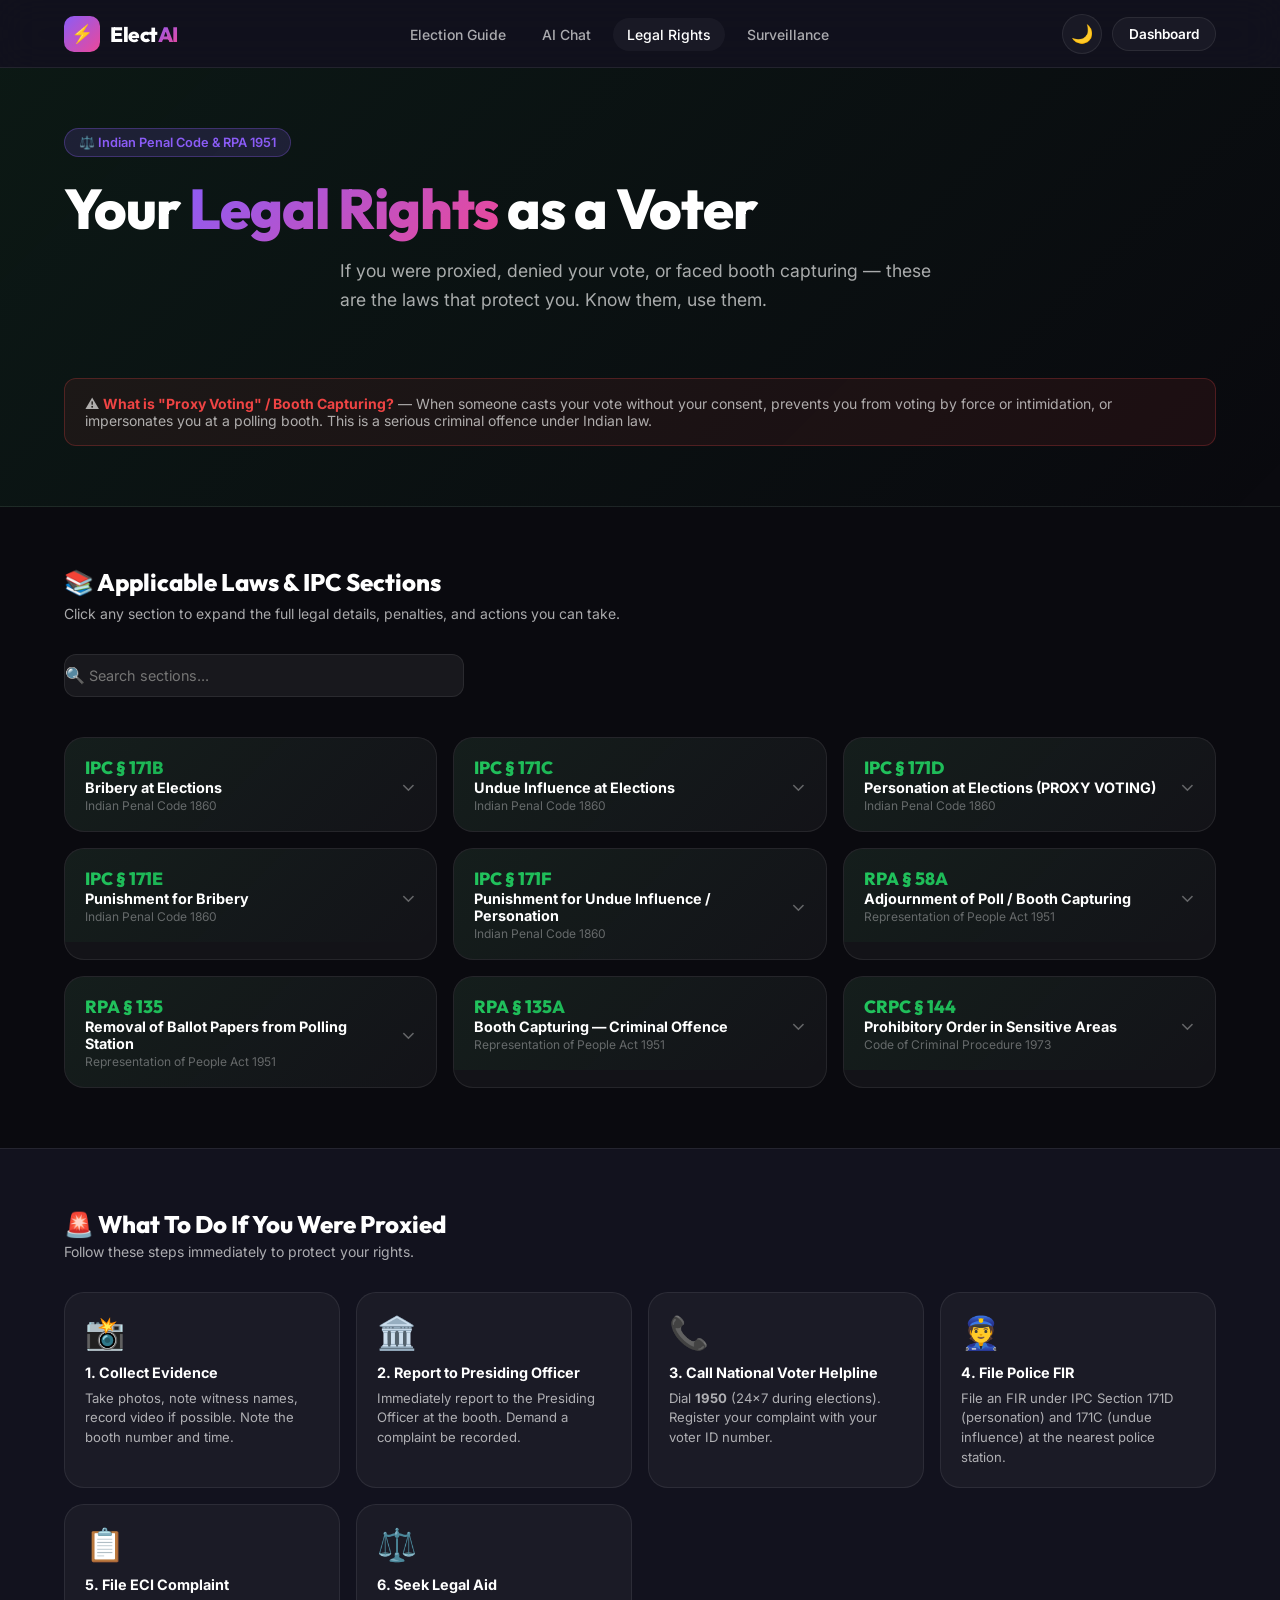
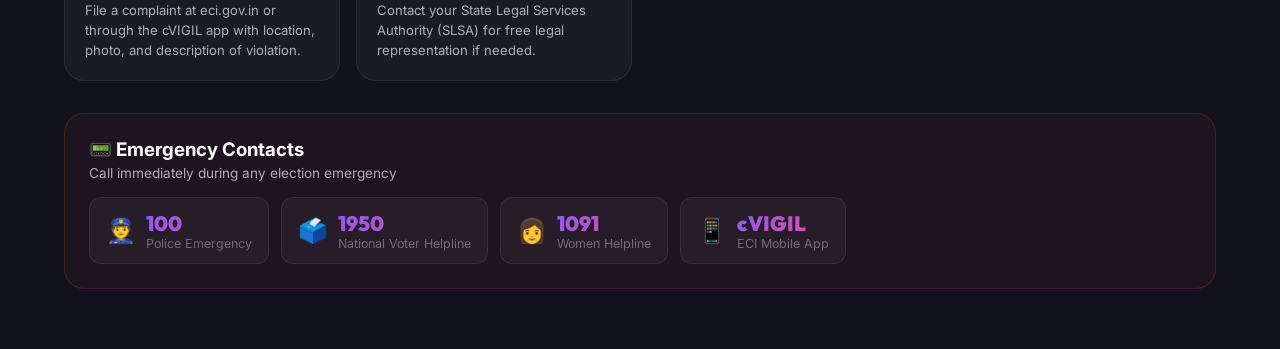
<file: legal-rights.html>
<!DOCTYPE html>
<html lang="en">
<head>
  <meta charset="UTF-8"/>
  <meta name="viewport" content="width=device-width, initial-scale=1.0"/>
  <title>Legal Rights — ElectAI</title>
  <meta name="description" content="Know your legal rights under IPC if you were proxied, denied vote, or faced booth capturing in Indian elections."/>
  <link rel="stylesheet" href="css/global.css"/>
  <style>
    .legal-page { padding-top: var(--navbar-height); }
    .legal-intro { background:linear-gradient(135deg,rgba(34,197,94,0.08),transparent); border-bottom:1px solid var(--border); padding:60px 0; }
    .ipc-section-grid { display:grid; grid-template-columns:repeat(auto-fill,minmax(340px,1fr)); gap:16px; margin-top:40px; }
    .ipc-card {
      background:var(--bg-card); border:1px solid var(--border); border-radius:var(--radius-lg);
      overflow:hidden; transition:all 0.2s; cursor:pointer;
    }
    .ipc-card:hover { border-color:var(--border-accent); box-shadow:var(--shadow-glow); transform:translateY(-2px); }
    .ipc-card-header {
      display:flex; align-items:center; gap:14px; padding:18px 20px;
      background:linear-gradient(135deg,rgba(34,197,94,0.06),transparent);
    }
    .ipc-section-num {
      font-family:'Outfit',sans-serif; font-size:1.1rem; font-weight:800;
      background:var(--grad-green,linear-gradient(135deg,#22c55e,#16a34a));
      -webkit-background-clip:text; -webkit-text-fill-color:transparent; background-clip:text;
      white-space:nowrap;
    }
    .ipc-card-title { font-weight:700; font-size:0.9rem; }
    .ipc-card-act { font-size:0.75rem; color:var(--text-muted); margin-top:2px; }
    .ipc-card-body { padding:0 20px; max-height:0; overflow:hidden; transition:max-height 0.4s ease, padding 0.3s; }
    .ipc-card.open .ipc-card-body { max-height:600px; padding:0 20px 20px; }
    .ipc-card-arrow { margin-left:auto; color:var(--text-muted); transition:transform 0.3s; font-size:1.2rem; }
    .ipc-card.open .ipc-card-arrow { transform:rotate(180deg); }
    .ipc-detail { font-size:0.85rem; color:var(--text-secondary); line-height:1.7; border-top:1px solid var(--border); padding-top:16px; }
    .ipc-detail strong { color:var(--text-primary); }
    .ipc-detail ul { padding-left:18px; margin:8px 0; }
    .ipc-detail li { margin-bottom:5px; }
    .penalty-chip { display:inline-flex; align-items:center; gap:6px; padding:5px 12px; border-radius:var(--radius-full); font-size:0.75rem; font-weight:600; margin-top:12px; }
    .penalty-chip.red { background:rgba(239,68,68,0.12); border:1px solid rgba(239,68,68,0.3); color:var(--accent-red); }
    .penalty-chip.orange { background:rgba(249,115,22,0.12); border:1px solid rgba(249,115,22,0.3); color:var(--accent-orange); }

    /* Steps to report */
    .report-steps { background:var(--bg-secondary); border-top:1px solid var(--border); padding:60px 0; }
    .steps-grid { display:grid; grid-template-columns:repeat(auto-fill,minmax(220px,1fr)); gap:16px; margin-top:32px; }
    .report-step { background:var(--bg-card); border:1px solid var(--border); border-radius:var(--radius-lg); padding:20px; }
    .report-step-icon { font-size:2rem; margin-bottom:12px; }
    .report-step h3 { font-weight:700; font-size:0.9rem; margin-bottom:8px; }
    .report-step p { font-size:0.82rem; color:var(--text-secondary); line-height:1.5; }
    .emergency-contact { background:rgba(239,68,68,0.06); border:1px solid rgba(239,68,68,0.2); border-radius:var(--radius-lg); padding:24px; margin-top:32px; }
    .ec-row { display:flex; gap:12px; flex-wrap:wrap; margin-top:16px; }
    .ec-item { display:flex; align-items:center; gap:10px; background:var(--bg-card); border:1px solid var(--border); border-radius:var(--radius-md); padding:12px 16px; }
    .ec-num { font-family:'Outfit',sans-serif; font-size:1.3rem; font-weight:900; background:var(--grad-primary); -webkit-background-clip:text; -webkit-text-fill-color:transparent; background-clip:text; }
    .ec-label { font-size:0.78rem; color:var(--text-muted); }
  </style>
</head>
<body>
  <nav class="navbar">
    <div class="container">
      <a href="index.html" class="nav-logo"><div class="nav-logo-icon">⚡</div><span>Elect<span class="gradient-text">AI</span></span></a>
      <ul class="nav-links">
        <li><a href="election-guide.html" class="nav-link">Election Guide</a></li>
        <li><a href="chatbot.html" class="nav-link">AI Chat</a></li>
        <li><a href="legal-rights.html" class="nav-link active">Legal Rights</a></li>
        <li><a href="surveillance.html" class="nav-link">Surveillance</a></li>
      </ul>
      <div class="nav-actions"><button class="theme-toggle">🌙</button><a href="dashboard.html" class="btn btn-secondary" style="padding:8px 16px;font-size:0.85rem">Dashboard</a></div>
    </div>
  </nav>

  <main class="page-main legal-page">
    <div class="legal-intro">
      <div class="container">
        <div class="page-header" style="padding-top:0;text-align:left">
          <div class="badge">⚖️ Indian Penal Code & RPA 1951</div>
          <h1>Your <span class="gradient-text">Legal Rights</span> as a Voter</h1>
          <p>If you were proxied, denied your vote, or faced booth capturing — these are the laws that protect you. Know them, use them.</p>
        </div>
        <div style="margin-top:24px;padding:16px 20px;background:rgba(239,68,68,0.08);border:1px solid rgba(239,68,68,0.25);border-radius:var(--radius-md);font-size:0.875rem;color:var(--text-secondary)">
          ⚠️ <strong style="color:var(--accent-red)">What is "Proxy Voting" / Booth Capturing?</strong> — When someone casts your vote without your consent, prevents you from voting by force or intimidation, or impersonates you at a polling booth. This is a serious criminal offence under Indian law.
        </div>
      </div>
    </div>

    <section style="padding:60px 0">
      <div class="container">
        <h2 style="font-family:'Outfit',sans-serif;font-size:1.5rem;font-weight:800;margin-bottom:8px">📚 Applicable Laws & IPC Sections</h2>
        <p style="color:var(--text-secondary);font-size:0.875rem;margin-bottom:32px">Click any section to expand the full legal details, penalties, and actions you can take.</p>

        <!-- Search -->
        <div style="max-width:400px;margin-bottom:28px">
          <div class="input-wrap" style="background:var(--bg-input);border:1px solid var(--border);border-radius:var(--radius-md)">
            <span class="input-icon">🔍</span>
            <input type="text" placeholder="Search sections..." oninput="filterSections(this.value)" style="flex:1;padding:12px 8px 12px 0;background:transparent;color:var(--text-primary);font-size:0.9rem"/>
          </div>
        </div>

        <div class="ipc-section-grid" id="ipc-grid"></div>
      </div>
    </section>

    <section class="report-steps">
      <div class="container">
        <h2 style="font-family:'Outfit',sans-serif;font-size:1.5rem;font-weight:800;margin-bottom:4px">🚨 What To Do If You Were Proxied</h2>
        <p style="color:var(--text-secondary);font-size:0.875rem">Follow these steps immediately to protect your rights.</p>
        <div class="steps-grid">
          <div class="report-step"><div class="report-step-icon">📸</div><h3>1. Collect Evidence</h3><p>Take photos, note witness names, record video if possible. Note the booth number and time.</p></div>
          <div class="report-step"><div class="report-step-icon">🏛️</div><h3>2. Report to Presiding Officer</h3><p>Immediately report to the Presiding Officer at the booth. Demand a complaint be recorded.</p></div>
          <div class="report-step"><div class="report-step-icon">📞</div><h3>3. Call National Voter Helpline</h3><p>Dial <strong>1950</strong> (24x7 during elections). Register your complaint with your voter ID number.</p></div>
          <div class="report-step"><div class="report-step-icon">👮</div><h3>4. File Police FIR</h3><p>File an FIR under IPC Section 171D (personation) and 171C (undue influence) at the nearest police station.</p></div>
          <div class="report-step"><div class="report-step-icon">📋</div><h3>5. File ECI Complaint</h3><p>File a complaint at eci.gov.in or through the cVIGIL app with location, photo, and description of violation.</p></div>
          <div class="report-step"><div class="report-step-icon">⚖️</div><h3>6. Seek Legal Aid</h3><p>Contact your State Legal Services Authority (SLSA) for free legal representation if needed.</p></div>
        </div>

        <div class="emergency-contact">
          <h3 style="font-weight:700;margin-bottom:4px">📟 Emergency Contacts</h3>
          <p style="font-size:0.85rem;color:var(--text-secondary)">Call immediately during any election emergency</p>
          <div class="ec-row">
            <div class="ec-item"><span style="font-size:1.5rem">👮</span><div><div class="ec-num">100</div><div class="ec-label">Police Emergency</div></div></div>
            <div class="ec-item"><span style="font-size:1.5rem">🗳️</span><div><div class="ec-num">1950</div><div class="ec-label">National Voter Helpline</div></div></div>
            <div class="ec-item"><span style="font-size:1.5rem">👩</span><div><div class="ec-num">1091</div><div class="ec-label">Women Helpline</div></div></div>
            <div class="ec-item"><span style="font-size:1.5rem">📱</span><div><div class="ec-num">cVIGIL</div><div class="ec-label">ECI Mobile App</div></div></div>
          </div>
        </div>
      </div>
    </section>
  </main>

  <script src="js/config.js?v=3"></script>
  <script src="js/theme.js"></script>
  <script>
    const ipcSections = [
      { num:'IPC § 171B', title:'Bribery at Elections', act:'Indian Penal Code 1860',
        detail:`<strong>What it covers:</strong> Offering or accepting money, gifts, or any gratification to induce a person to vote or refrain from voting.
        <ul>
          <li>Candidate giving cash/gifts = guilty of bribery</li>
          <li>Voter accepting cash in exchange for vote = also guilty</li>
          <li>Includes distribution of liquor, free travel, or free goods</li>
          <li>Even a promise of future benefit counts</li>
        </ul>
        <strong>Penalty:</strong> Up to 1 year imprisonment, or fine, or both.`, penalty:'1 Year + Fine', severity:'orange' },

      { num:'IPC § 171C', title:'Undue Influence at Elections', act:'Indian Penal Code 1860',
        detail:`<strong>What it covers:</strong> Using force, threats, or any coercive means to interfere with the free exercise of electoral rights.
        <ul>
          <li>Threatening a voter with injury, loss of job, or social boycott</li>
          <li>Inducing fear of divine displeasure (e.g., "God will punish you if you vote X")</li>
          <li>Preventing voters from going to the polling booth by blocking roads</li>
          <li>Intimidating candidates to withdraw from the election</li>
        </ul>
        <strong>Penalty:</strong> Up to 1 year imprisonment, or fine, or both.`, penalty:'1 Year + Fine', severity:'orange' },

      { num:'IPC § 171D', title:'Personation at Elections (PROXY VOTING)', act:'Indian Penal Code 1860',
        detail:`<strong>What it covers:</strong> Voting or attempting to vote in the name of another person (dead or alive), or voting more than once in the same election. This is the core provision against PROXY VOTING.
        <ul>
          <li>Someone votes using your voter ID without your knowledge</li>
          <li>A person votes more than once in the same polling booth or constituency</li>
          <li>Impersonating a deceased voter whose name is still on the rolls</li>
          <li>Voting under a false name</li>
        </ul>
        <strong>Penalty:</strong> Up to 1 year imprisonment, or fine, or both. (Non-bailable offence)`, penalty:'1 Year + Fine (Non-bailable)', severity:'red' },

      { num:'IPC § 171E', title:'Punishment for Bribery', act:'Indian Penal Code 1860',
        detail:`<strong>What it covers:</strong> Prescribes the specific punishment for bribery under Section 171B.
        <ul>
          <li>Conviction results in imprisonment of up to 1 year</li>
          <li>Fine may also be imposed</li>
          <li>Both giver and receiver are punishable</li>
          <li>Public servants convicted may face additional service penalties</li>
        </ul>
        <strong>Penalty:</strong> Imprisonment up to 1 year, or fine, or both.`, penalty:'1 Year + Fine', severity:'orange' },

      { num:'IPC § 171F', title:'Punishment for Undue Influence / Personation', act:'Indian Penal Code 1860',
        detail:`<strong>What it covers:</strong> Prescribes punishment for the offences of undue influence (171C) and personation (171D) at elections.
        <ul>
          <li>Imprisonment which may extend to 1 year</li>
          <li>Fine may be imposed in addition</li>
          <li>Both offences treated equally seriously by law</li>
          <li>Conviction also leads to disqualification from contesting elections</li>
        </ul>
        <strong>Penalty:</strong> Imprisonment up to 1 year, or fine, or both.`, penalty:'1 Year + Fine', severity:'red' },

      { num:'RPA § 58A', title:'Adjournment of Poll / Booth Capturing', act:'Representation of People Act 1951',
        detail:`<strong>What it covers:</strong> Empowers the Returning Officer to adjourn a poll at any polling station if booth capturing occurs.
        <ul>
          <li>Booth capturing = seizure of a polling booth by force or intimidation</li>
          <li>Returning Officer may adjourn poll for up to 30 days</li>
          <li>Re-poll must be ordered and held at the captured booth</li>
          <li>Result of the constituency cannot be declared until re-poll is completed</li>
          <li>ECI can also declare the entire election void in extreme cases</li>
        </ul>
        <strong>Penalty:</strong> Action under Section 135A; imprisonment up to 3 years.`, penalty:'3 Years', severity:'red' },

      { num:'RPA § 135', title:'Removal of Ballot Papers from Polling Station', act:'Representation of People Act 1951',
        detail:`<strong>What it covers:</strong> Makes it an offence to fraudulently take, attempt to take, or aid in taking any ballot paper out of a polling station.
        <ul>
          <li>Stealing or destroying ballot papers</li>
          <li>Tampering with EVM memory or ballot unit</li>
          <li>Assisting in the removal of ballot material</li>
          <li>Includes postal ballot fraud</li>
        </ul>
        <strong>Penalty:</strong> Rigorous imprisonment up to 1 year, or fine up to ₹500, or both.`, penalty:'1 Year + Fine', severity:'orange' },

      { num:'RPA § 135A', title:'Booth Capturing — Criminal Offence', act:'Representation of People Act 1951',
        detail:`<strong>What it covers:</strong> Specifically criminalises booth capturing — the most serious electoral offence.
        <ul>
          <li>Seizure of a polling station by any person or group</li>
          <li>Threatening polling officers to operate EVMs for a particular candidate</li>
          <li>Mass impersonation of voters at a booth</li>
          <li>Using armed gangs to drive away voters or officials</li>
          <li>First-time offence: 1–3 years imprisonment</li>
          <li>Subsequent offence: 3–5 years (mandatory)</li>
        </ul>
        <strong>Penalty:</strong> Mandatory 3–5 years rigorous imprisonment for repeat offenders. Non-bailable.`, penalty:'3-5 Years (Mandatory)', severity:'red' },

      { num:'CRPC § 144', title:'Prohibitory Order in Sensitive Areas', act:'Code of Criminal Procedure 1973',
        detail:`<strong>What it covers:</strong> District Magistrate can impose Section 144 in areas where election violence or disturbance is likely.
        <ul>
          <li>Prohibits assembly of 5 or more persons in the restricted area</li>
          <li>Can ban carrying weapons, firearms, or explosives near polling booths</li>
          <li>Vehicles can be stopped and searched</li>
          <li>Internet shutdown can be ordered in extreme cases</li>
          <li>Violation is a criminal offence with imprisonment up to 1 year</li>
        </ul>
        <strong>Use:</strong> Routinely imposed near polling booths in sensitive constituencies like parts of West Bengal, Bihar, etc.`, penalty:'1 Year', severity:'orange' }
    ];

    function renderSections(data) {
      const grid = document.getElementById('ipc-grid');
      grid.innerHTML = data.map((s, i) => `
        <div class="ipc-card" id="ipc-${i}" onclick="toggleCard(${i})">
          <div class="ipc-card-header">
            <div>
              <div class="ipc-section-num">${s.num}</div>
              <div class="ipc-card-title">${s.title}</div>
              <div class="ipc-card-act">${s.act}</div>
            </div>
            <span class="ipc-card-arrow">⌄</span>
          </div>
          <div class="ipc-card-body">
            <div class="ipc-detail">${s.detail}
              <div style="margin-top:12px"><span class="penalty-chip ${s.severity}">⚠️ Penalty: ${s.penalty}</span></div>
            </div>
          </div>
        </div>`).join('');
    }

    function toggleCard(i) {
      document.getElementById(`ipc-${i}`).classList.toggle('open');
    }

    function filterSections(q) {
      const filtered = ipcSections.filter(s =>
        s.num.toLowerCase().includes(q.toLowerCase()) ||
        s.title.toLowerCase().includes(q.toLowerCase()) ||
        s.detail.toLowerCase().includes(q.toLowerCase())
      );
      renderSections(filtered);
    }

    document.addEventListener('DOMContentLoaded', () => renderSections(ipcSections));
  </script>
</body>
</html>
</file>
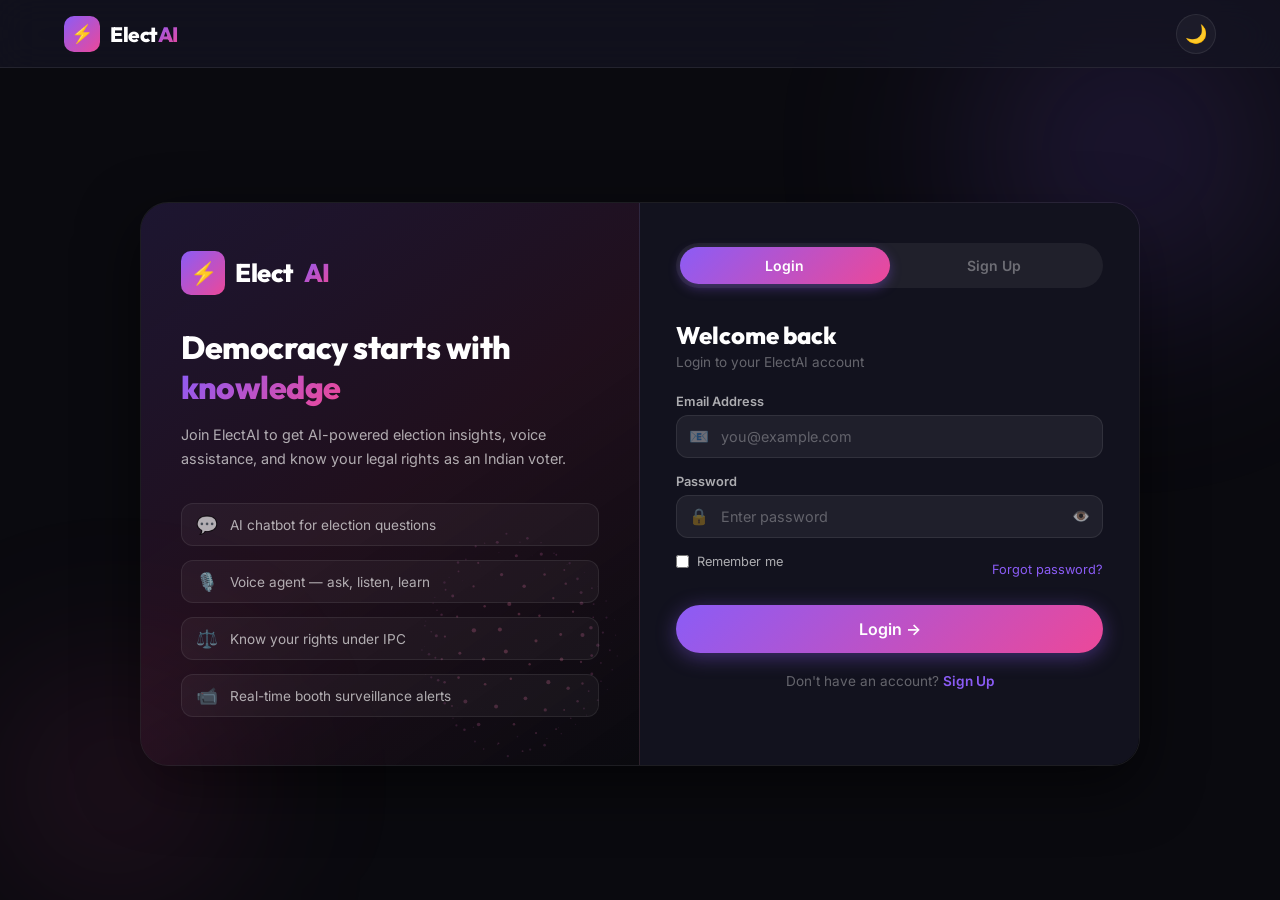
<file: login.html>
<!DOCTYPE html>
<html lang="en">
<head>
  <meta charset="UTF-8"/>
  <meta name="viewport" content="width=device-width, initial-scale=1.0"/>
  <title>Login / Sign Up — ElectAI</title>
  <meta name="description" content="Login or create your ElectAI account to access the full election education platform."/>
  <link rel="stylesheet" href="css/global.css"/>
  <link rel="stylesheet" href="css/auth.css"/>
</head>
<body>
  <nav class="navbar">
    <div class="container">
      <a href="index.html" class="nav-logo">
        <div class="nav-logo-icon">⚡</div>
        <span>Elect<span class="gradient-text">AI</span></span>
      </a>
      <div class="nav-actions">
        <button class="theme-toggle">🌙</button>
      </div>
    </div>
  </nav>

  <main class="page-main auth-page">
    <!-- Decorative orbs -->
    <div class="auth-orb auth-orb-1"></div>
    <div class="auth-orb auth-orb-2"></div>

    <div class="auth-container">
      <!-- Left panel -->
      <div class="auth-left">
        <div class="auth-left-content">
          <div class="nav-logo" style="font-size:1.6rem;margin-bottom:32px">
            <div class="nav-logo-icon" style="width:44px;height:44px;font-size:22px">⚡</div>
            Elect<span class="gradient-text">AI</span>
          </div>
          <h1>Democracy starts with <span class="gradient-text">knowledge</span></h1>
          <p>Join ElectAI to get AI-powered election insights, voice assistance, and know your legal rights as an Indian voter.</p>
          <div class="auth-features">
            <div class="auth-feature"><span>💬</span> AI chatbot for election questions</div>
            <div class="auth-feature"><span>🎙️</span> Voice agent — ask, listen, learn</div>
            <div class="auth-feature"><span>⚖️</span> Know your rights under IPC</div>
            <div class="auth-feature"><span>📹</span> Real-time booth surveillance alerts</div>
          </div>
        </div>
        <!-- Orb animation -->
        <canvas id="auth-orb" width="320" height="320" class="auth-canvas"></canvas>
      </div>

      <!-- Right panel — Forms -->
      <div class="auth-right glass-card">
        <!-- Tabs -->
        <div class="auth-tabs">
          <button class="auth-tab active" id="tab-login" onclick="switchTab('login')">Login</button>
          <button class="auth-tab" id="tab-signup" onclick="switchTab('signup')">Sign Up</button>
        </div>

        <!-- LOGIN FORM -->
        <form id="form-login" class="auth-form" onsubmit="handleLogin(event)">
          <h2>Welcome back</h2>
          <p class="form-sub">Login to your ElectAI account</p>

          <div class="form-group">
            <label>Email Address</label>
            <div class="input-wrap">
              <span class="input-icon">📧</span>
              <input type="email" id="login-email" placeholder="you@example.com" required/>
            </div>
          </div>

          <div class="form-group">
            <label>Password</label>
            <div class="input-wrap">
              <span class="input-icon">🔒</span>
              <input type="password" id="login-pass" placeholder="Enter password" required/>
              <button type="button" class="toggle-pass" onclick="togglePass('login-pass', this)">👁️</button>
            </div>
          </div>

          <div class="form-row">
            <label class="checkbox-label">
              <input type="checkbox" id="remember-me"/> Remember me
            </label>
            <a href="#" class="forgot-link">Forgot password?</a>
          </div>

          <button type="submit" class="btn btn-primary form-submit" id="login-btn">
            <span id="login-btn-text">Login →</span>
            <span id="login-spinner" class="spinner hidden"></span>
          </button>

          <p class="form-switch">Don't have an account? <a href="#" onclick="switchTab('signup')">Sign Up</a></p>
        </form>

        <!-- SIGNUP FORM -->
        <form id="form-signup" class="auth-form hidden" onsubmit="handleSignup(event)">
          <h2>Create account</h2>
          <p class="form-sub">Join ElectAI — it's free</p>

          <div class="form-row-2">
            <div class="form-group">
              <label>Full Name</label>
              <div class="input-wrap">
                <span class="input-icon">👤</span>
                <input type="text" id="su-name" placeholder="Your full name" required/>
              </div>
            </div>
            <div class="form-group">
              <label>Mobile Number</label>
              <div class="input-wrap">
                <span class="input-icon">📱</span>
                <input type="tel" id="su-phone" placeholder="+91 XXXXX XXXXX"/>
              </div>
            </div>
          </div>

          <div class="form-group">
            <label>Email Address</label>
            <div class="input-wrap">
              <span class="input-icon">📧</span>
              <input type="email" id="su-email" placeholder="you@example.com" required/>
            </div>
          </div>

          <div class="form-row-2">
            <div class="form-group">
              <label>State</label>
              <div class="input-wrap">
                <span class="input-icon">🗺️</span>
                <select id="su-state" required>
                  <option value="">Select state</option>
                  <option>West Bengal</option><option>Tamil Nadu</option><option>Maharashtra</option>
                  <option>Uttar Pradesh</option><option>Bihar</option><option>Gujarat</option>
                  <option>Karnataka</option><option>Kerala</option><option>Delhi</option>
                  <option>Rajasthan</option><option>Madhya Pradesh</option><option>Andhra Pradesh</option>
                  <option>Telangana</option><option>Odisha</option><option>Assam</option>
                  <option>Punjab</option><option>Haryana</option><option>Other</option>
                </select>
              </div>
            </div>
            <div class="form-group">
              <label>Voter ID (Optional)</label>
              <div class="input-wrap">
                <span class="input-icon">🪪</span>
                <input type="text" id="su-voter-id" placeholder="ABC1234567"/>
              </div>
            </div>
          </div>

          <div class="form-row-2">
            <div class="form-group">
              <label>Password</label>
              <div class="input-wrap">
                <span class="input-icon">🔒</span>
                <input type="password" id="su-pass" placeholder="Min 8 characters" required minlength="8"/>
                <button type="button" class="toggle-pass" onclick="togglePass('su-pass', this)">👁️</button>
              </div>
            </div>
            <div class="form-group">
              <label>Confirm Password</label>
              <div class="input-wrap">
                <span class="input-icon">🔒</span>
                <input type="password" id="su-pass2" placeholder="Repeat password" required/>
              </div>
            </div>
          </div>

          <div class="form-group">
            <label>Profile Photo (Optional)</label>
            <div class="photo-upload" id="photo-upload-zone" onclick="document.getElementById('su-photo').click()">
              <input type="file" id="su-photo" accept="image/*" class="hidden" onchange="previewPhoto(this)"/>
              <div id="photo-preview-wrap">
                <span class="upload-icon">📸</span>
                <span class="upload-text">Click to upload photo</span>
              </div>
            </div>
          </div>

          <label class="checkbox-label">
            <input type="checkbox" id="su-terms" required/>
            I agree to the <a href="#">Terms of Service</a> and <a href="#">Privacy Policy</a>
          </label>

          <button type="submit" class="btn btn-primary form-submit" id="signup-btn">
            <span id="signup-btn-text">Create Account →</span>
            <span id="signup-spinner" class="spinner hidden"></span>
          </button>

          <p class="form-switch">Already have an account? <a href="#" onclick="switchTab('login')">Login</a></p>
        </form>
      </div>
    </div>
  </main>

  <script src="js/config.js?v=3"></script>
  <script src="js/theme.js"></script>
  <script src="js/auth.js"></script>
  <script>
    // Check if signup tab requested via URL
    if (new URLSearchParams(location.search).get('tab') === 'signup') switchTab('signup');

    // Mini orb canvas for auth page
    const c = document.getElementById('auth-orb');
    const cx2 = c ? c.getContext('2d') : null;
    if (cx2) {
      const pts = [];
      for (let i = 0; i < 180; i++) {
        const theta = Math.acos(1 - 2*(i/180));
        const phi   = Math.PI*(1+Math.sqrt(5))*i;
        pts.push({ ox:Math.sin(theta)*Math.cos(phi), oy:Math.sin(theta)*Math.sin(phi), oz:Math.cos(theta), r:1.2+Math.random()*1.2 });
      }
      let t2 = 0;
      function drawMini() {
        cx2.clearRect(0,0,320,320);
        const R=100; t2+=0.015;
        pts.forEach(p=>{
          const ry=p.ox*Math.cos(t2*0.5)-p.oz*Math.sin(t2*0.5);
          const rz=p.ox*Math.sin(t2*0.5)+p.oz*Math.cos(t2*0.5);
          const rx=p.oy;
          const noise=1+0.15*Math.sin(3*rz+t2)*Math.cos(3*rx+t2*0.7);
          const sc=R*noise; const z=(rz+1)/2;
          cx2.beginPath(); cx2.arc(160+rx*sc,160+ry*sc,p.r*z,0,Math.PI*2);
          cx2.fillStyle=`hsla(${280+z*60},80%,70%,${0.5*z})`;
          cx2.fill();
        });
        requestAnimationFrame(drawMini);
      }
      drawMini();
    }
  </script>
</body>
</html>
</file>
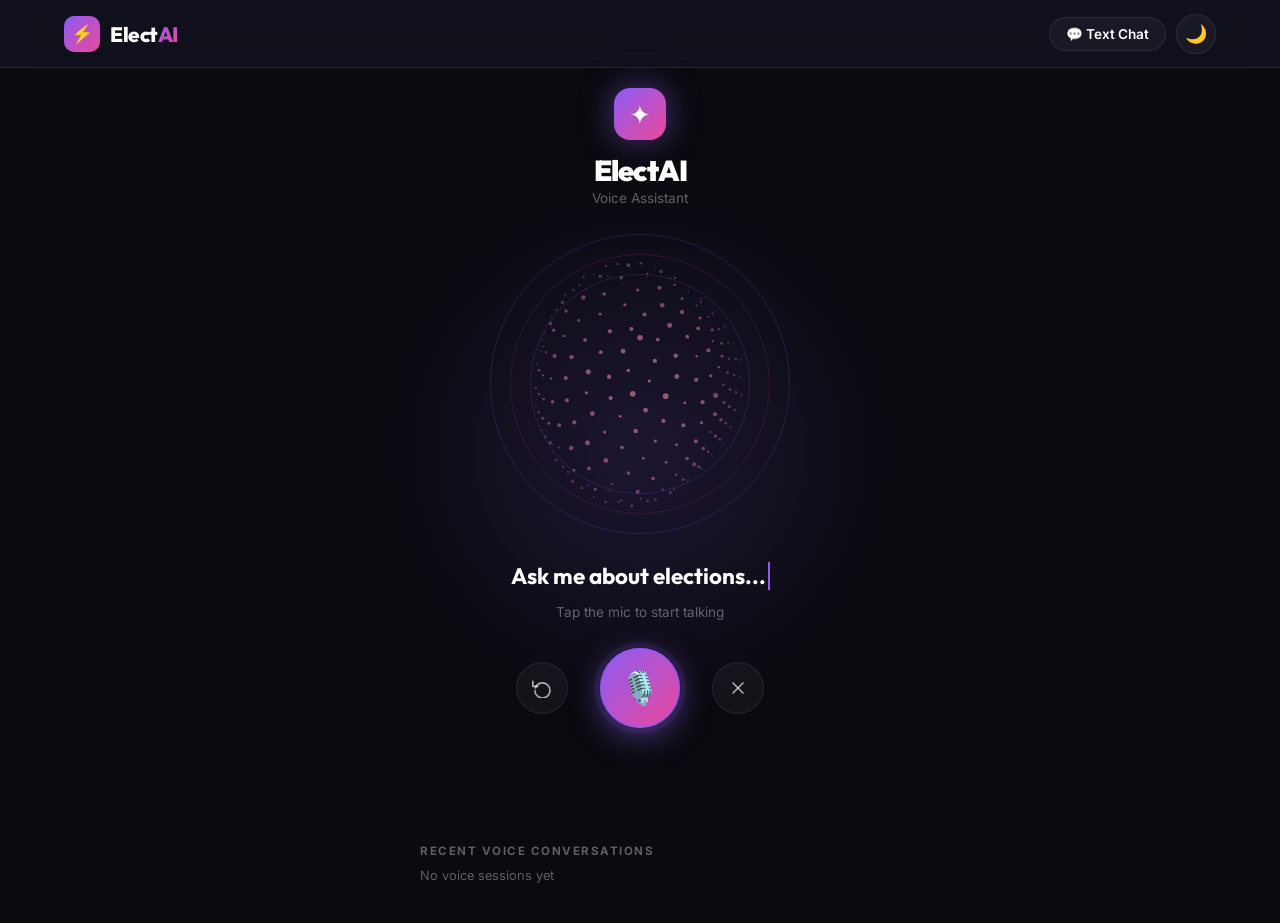
<file: voice-agent.html>
<!DOCTYPE html>
<html lang="en">
<head>
  <meta charset="UTF-8"/>
  <meta name="viewport" content="width=device-width, initial-scale=1.0"/>
  <title>Voice Agent — ElectAI</title>
  <meta name="description" content="Talk to ElectAI voice agent — speak your election questions and listen to expert answers."/>
  <link rel="stylesheet" href="css/global.css"/>
  <link rel="stylesheet" href="css/voice.css"/>
</head>
<body>
  <nav class="navbar">
    <div class="container">
      <a href="index.html" class="nav-logo">
        <div class="nav-logo-icon">⚡</div>
        <span>Elect<span class="gradient-text">AI</span></span>
      </a>
      <div class="nav-actions">
        <a href="chatbot.html" class="btn btn-secondary" style="padding:8px 16px;font-size:0.85rem">💬 Text Chat</a>
        <button class="theme-toggle">🌙</button>
      </div>
    </div>
  </nav>

  <main class="page-main voice-page">
    <!-- Idle state -->
    <div class="voice-screen" id="screen-idle">
      <div class="voice-brand">
        <div class="voice-brand-icon">✦</div>
        <h1>ElectAI</h1>
        <p class="voice-brand-sub">Voice Assistant</p>
      </div>

      <!-- Animated orb -->
      <div class="voice-orb-wrap" id="orb-idle">
        <canvas id="voice-orb-canvas" width="300" height="300"></canvas>
        <div class="orb-ring orb-ring-1"></div>
        <div class="orb-ring orb-ring-2"></div>
        <div class="orb-ring orb-ring-3"></div>
      </div>

      <div class="voice-prompt">
        <p class="voice-prompt-main" id="voice-prompt-text">
          <span data-typewriter="Ask me about elections...|How does voting work in India?|What elections are live right now?|Know your rights as a voter" data-tw-speed="55"></span>
        </p>
        <p class="voice-prompt-hint" id="voice-hint-text">Tap the mic to start talking</p>
      </div>

      <!-- Bottom controls -->
      <div class="voice-controls" id="voice-controls">
        <button class="voice-ctrl-btn" id="reset-btn" onclick="resetConversation()" title="Reset">
          <svg width="20" height="20" viewBox="0 0 24 24" fill="none" stroke="currentColor" stroke-width="2" stroke-linecap="round" stroke-linejoin="round">
            <polyline points="1 4 1 10 7 10"/><path d="M3.51 15a9 9 0 1 0 .49-3"/>
          </svg>
        </button>

        <button class="mic-btn" id="mic-btn" onclick="toggleListening()">
          <div class="mic-icon" id="mic-icon">🎙️</div>
          <div class="mic-pulse-ring"></div>
          <div class="mic-pulse-ring mic-pulse-ring-2"></div>
        </button>

        <button class="voice-ctrl-btn" id="close-btn" onclick="window.location.href='chatbot.html'" title="Close">
          <svg width="20" height="20" viewBox="0 0 24 24" fill="none" stroke="currentColor" stroke-width="2" stroke-linecap="round" stroke-linejoin="round">
            <line x1="18" y1="6" x2="6" y2="18"/><line x1="6" y1="6" x2="18" y2="18"/>
          </svg>
        </button>
      </div>

      <!-- Waveform bars (visible while speaking/listening) -->
      <div class="waveform-container hidden" id="waveform">
        <div class="waveform">
          <div class="wave-bar"></div><div class="wave-bar"></div><div class="wave-bar"></div>
          <div class="wave-bar"></div><div class="wave-bar"></div><div class="wave-bar"></div>
          <div class="wave-bar"></div><div class="wave-bar"></div><div class="wave-bar"></div>
          <div class="wave-bar"></div><div class="wave-bar"></div><div class="wave-bar"></div>
        </div>
      </div>

      <!-- Transcript -->
      <div class="transcript-area" id="transcript-area"></div>

      <!-- History -->
      <div class="voice-history" id="voice-history">
        <p class="voice-history-title">Recent voice conversations</p>
        <div id="voice-history-list"></div>
      </div>
    </div>
  </main>

  <script src="js/config.js?v=3"></script>
  <script src="js/theme.js"></script>
  <script src="js/typewriter.js"></script>
  <script src="js/auth.js"></script>
  <script src="js/voice-agent.js?v=3"></script>
</body>
</html>
</file>
<file: css/global.css>
/* ============================================================
   ElectAI — Global Design System
   Dark / Light / System theme with CSS custom properties
   ============================================================ */

@import url('https://fonts.googleapis.com/css2?family=Inter:wght@300;400;500;600;700;800;900&family=Outfit:wght@300;400;500;600;700;800;900&display=swap');

/* ── CSS Reset ── */
*, *::before, *::after { box-sizing: border-box; margin: 0; padding: 0; }
html { scroll-behavior: smooth; font-size: 16px; }
body { font-family: 'Inter', sans-serif; transition: background 0.3s, color 0.3s; }
a { text-decoration: none; color: inherit; }
button { border: none; background: none; cursor: pointer; font-family: inherit; }
input, textarea, select { font-family: inherit; outline: none; border: none; }
img { max-width: 100%; display: block; }
ul, ol { list-style: none; }

/* ── Dark Theme (default) ── */
:root,
[data-theme="dark"] {
  --bg-primary:       #0a0a0f;
  --bg-secondary:     #12121e;
  --bg-card:          rgba(255,255,255,0.04);
  --bg-card-hover:    rgba(255,255,255,0.07);
  --bg-input:         rgba(255,255,255,0.06);
  --bg-glass:         rgba(20,20,35,0.7);

  --text-primary:     #ffffff;
  --text-secondary:   rgba(255,255,255,0.65);
  --text-muted:       rgba(255,255,255,0.35);
  --text-placeholder: rgba(255,255,255,0.3);

  --border:           rgba(255,255,255,0.08);
  --border-accent:    rgba(139,92,246,0.4);

  --accent-purple:    #8b5cf6;
  --accent-pink:      #ec4899;
  --accent-blue:      #3b82f6;
  --accent-green:     #22c55e;
  --accent-orange:    #f97316;
  --accent-red:       #ef4444;

  --grad-primary:     linear-gradient(135deg, #8b5cf6 0%, #ec4899 100%);
  --grad-secondary:   linear-gradient(135deg, #6366f1 0%, #8b5cf6 50%, #ec4899 100%);
  --grad-blue:        linear-gradient(135deg, #3b82f6 0%, #6366f1 100%);
  --grad-green:       linear-gradient(135deg, #22c55e 0%, #16a34a 100%);

  --shadow-sm:        0 2px 8px rgba(0,0,0,0.4);
  --shadow-md:        0 8px 32px rgba(0,0,0,0.5);
  --shadow-lg:        0 20px 60px rgba(0,0,0,0.6);
  --shadow-glow:      0 0 40px rgba(139,92,246,0.3);
  --shadow-glow-pink: 0 0 40px rgba(236,72,153,0.25);

  --radius-sm:        8px;
  --radius-md:        12px;
  --radius-lg:        20px;
  --radius-xl:        28px;
  --radius-full:      9999px;

  --navbar-height:    68px;
  --sidebar-width:    260px;
}

/* ── Light Theme ── */
[data-theme="light"] {
  --bg-primary:       #f8f8fc;
  --bg-secondary:     #ffffff;
  --bg-card:          rgba(0,0,0,0.03);
  --bg-card-hover:    rgba(0,0,0,0.06);
  --bg-input:         rgba(0,0,0,0.05);
  --bg-glass:         rgba(255,255,255,0.85);

  --text-primary:     #0a0a0f;
  --text-secondary:   rgba(0,0,0,0.65);
  --text-muted:       rgba(0,0,0,0.4);
  --text-placeholder: rgba(0,0,0,0.35);

  --border:           rgba(0,0,0,0.08);
  --border-accent:    rgba(139,92,246,0.35);

  --shadow-sm:        0 2px 8px rgba(0,0,0,0.08);
  --shadow-md:        0 8px 32px rgba(0,0,0,0.12);
  --shadow-lg:        0 20px 60px rgba(0,0,0,0.15);
  --shadow-glow:      0 0 40px rgba(139,92,246,0.2);
  --shadow-glow-pink: 0 0 40px rgba(236,72,153,0.15);
}

/* ── Body base ── */
body {
  background-color: var(--bg-primary);
  color: var(--text-primary);
  min-height: 100vh;
}

/* ── Scrollbar ── */
::-webkit-scrollbar { width: 6px; height: 6px; }
::-webkit-scrollbar-track { background: var(--bg-primary); }
::-webkit-scrollbar-thumb { background: rgba(139,92,246,0.4); border-radius: 3px; }
::-webkit-scrollbar-thumb:hover { background: var(--accent-purple); }

/* ── Utility Classes ── */
.container   { width: 100%; max-width: 1200px; margin: 0 auto; padding: 0 24px; }
.flex        { display: flex; }
.flex-center { display: flex; align-items: center; justify-content: center; }
.flex-between{ display: flex; align-items: center; justify-content: space-between; }
.grid        { display: grid; }
.hidden      { display: none !important; }

/* ── Gradient Text ── */
.gradient-text {
  background: var(--grad-primary);
  -webkit-background-clip: text;
  -webkit-text-fill-color: transparent;
  background-clip: text;
}

/* ── Glass Card ── */
.glass-card {
  background: var(--bg-card);
  border: 1px solid var(--border);
  border-radius: var(--radius-lg);
  backdrop-filter: blur(20px);
  -webkit-backdrop-filter: blur(20px);
  transition: background 0.2s, border-color 0.2s, transform 0.2s, box-shadow 0.2s;
}
.glass-card:hover {
  background: var(--bg-card-hover);
  border-color: var(--border-accent);
  box-shadow: var(--shadow-glow);
  transform: translateY(-2px);
}

/* ── Buttons ── */
.btn {
  display: inline-flex;
  align-items: center;
  justify-content: center;
  gap: 8px;
  padding: 12px 24px;
  border-radius: var(--radius-full);
  font-weight: 600;
  font-size: 0.9rem;
  transition: all 0.2s ease;
  cursor: pointer;
}
.btn-primary {
  background: var(--grad-primary);
  color: #fff;
  box-shadow: 0 4px 20px rgba(139,92,246,0.4);
}
.btn-primary:hover {
  transform: translateY(-2px);
  box-shadow: 0 8px 30px rgba(139,92,246,0.5);
}
.btn-secondary {
  background: var(--bg-card);
  border: 1px solid var(--border);
  color: var(--text-primary);
}
.btn-secondary:hover {
  border-color: var(--accent-purple);
  background: var(--bg-card-hover);
}
.btn-ghost {
  background: transparent;
  color: var(--text-secondary);
}
.btn-ghost:hover {
  color: var(--text-primary);
  background: var(--bg-card);
}

/* ── Shared Navbar ── */
.navbar {
  position: fixed;
  top: 0; left: 0; right: 0;
  height: var(--navbar-height);
  background: var(--bg-glass);
  border-bottom: 1px solid var(--border);
  backdrop-filter: blur(20px);
  -webkit-backdrop-filter: blur(20px);
  z-index: 1000;
  display: flex;
  align-items: center;
}
.navbar .container { display: flex; align-items: center; justify-content: space-between; width: 100%; }
.nav-logo {
  display: flex;
  align-items: center;
  gap: 10px;
  font-family: 'Outfit', sans-serif;
  font-weight: 800;
  font-size: 1.3rem;
  letter-spacing: -0.5px;
}
.nav-logo-icon {
  width: 36px; height: 36px;
  background: var(--grad-primary);
  border-radius: 10px;
  display: flex; align-items: center; justify-content: center;
  font-size: 18px;
}
.nav-links { display: flex; align-items: center; gap: 8px; }
.nav-link {
  padding: 8px 14px;
  border-radius: var(--radius-full);
  font-size: 0.875rem;
  font-weight: 500;
  color: var(--text-secondary);
  transition: all 0.2s;
}
.nav-link:hover, .nav-link.active {
  color: var(--text-primary);
  background: var(--bg-card);
}
.nav-actions { display: flex; align-items: center; gap: 10px; }

/* ── Theme Toggle ── */
.theme-toggle {
  width: 40px; height: 40px;
  border-radius: var(--radius-full);
  background: var(--bg-card);
  border: 1px solid var(--border);
  display: flex; align-items: center; justify-content: center;
  font-size: 18px;
  cursor: pointer;
  transition: all 0.2s;
}
.theme-toggle:hover { border-color: var(--accent-purple); }

/* ── Page Header ── */
.page-header {
  padding-top: calc(var(--navbar-height) + 60px);
  padding-bottom: 40px;
  text-align: center;
}
.page-header h1 {
  font-family: 'Outfit', sans-serif;
  font-size: clamp(2rem, 5vw, 3.5rem);
  font-weight: 800;
  letter-spacing: -1px;
  line-height: 1.15;
  margin-bottom: 16px;
}
.page-header p {
  color: var(--text-secondary);
  font-size: 1.1rem;
  max-width: 600px;
  margin: 0 auto;
  line-height: 1.6;
}

/* ── Badge ── */
.badge {
  display: inline-flex;
  align-items: center;
  gap: 6px;
  padding: 6px 14px;
  border-radius: var(--radius-full);
  font-size: 0.8rem;
  font-weight: 600;
  background: rgba(139,92,246,0.15);
  border: 1px solid rgba(139,92,246,0.3);
  color: var(--accent-purple);
  margin-bottom: 20px;
}

/* ── Animations ── */
@keyframes fadeInUp {
  from { opacity: 0; transform: translateY(30px); }
  to   { opacity: 1; transform: translateY(0); }
}
@keyframes fadeIn {
  from { opacity: 0; }
  to   { opacity: 1; }
}
@keyframes pulse {
  0%, 100% { opacity: 1; transform: scale(1); }
  50%       { opacity: 0.7; transform: scale(0.95); }
}
@keyframes spin {
  from { transform: rotate(0deg); }
  to   { transform: rotate(360deg); }
}
@keyframes float {
  0%, 100% { transform: translateY(0px); }
  50%       { transform: translateY(-12px); }
}
@keyframes shimmer {
  0%   { background-position: -200% center; }
  100% { background-position: 200% center; }
}
@keyframes glow-pulse {
  0%, 100% { box-shadow: 0 0 20px rgba(139,92,246,0.3); }
  50%       { box-shadow: 0 0 50px rgba(139,92,246,0.6), 0 0 80px rgba(236,72,153,0.3); }
}
@keyframes typing-dot {
  0%, 60%, 100% { transform: translateY(0); opacity: 0.4; }
  30%            { transform: translateY(-8px); opacity: 1; }
}
@keyframes orb-rotate {
  from { transform: rotate(0deg); }
  to   { transform: rotate(360deg); }
}
@keyframes wave-in {
  from { transform: scaleY(0.2); }
  to   { transform: scaleY(1); }
}
@keyframes slide-in-right {
  from { opacity: 0; transform: translateX(20px); }
  to   { opacity: 1; transform: translateX(0); }
}
@keyframes slide-in-left {
  from { opacity: 0; transform: translateX(-20px); }
  to   { opacity: 1; transform: translateX(0); }
}

.animate-fade-up   { animation: fadeInUp 0.6s ease both; }
.animate-fade-in   { animation: fadeIn 0.5s ease both; }
.animate-float     { animation: float 4s ease-in-out infinite; }
.animate-glow      { animation: glow-pulse 3s ease-in-out infinite; }

/* ── Responsive ── */
@media (max-width: 768px) {
  .nav-links { display: none; }
  .container { padding: 0 16px; }
}

/* ── Page transition ── */
.page-main {
  opacity: 0;
  animation: fadeIn 0.5s ease 0.1s both;
}

/* ── Notification Toast ── */
.toast {
  position: fixed;
  bottom: 24px;
  right: 24px;
  padding: 14px 20px;
  border-radius: var(--radius-md);
  background: var(--bg-secondary);
  border: 1px solid var(--border);
  box-shadow: var(--shadow-lg);
  font-size: 0.875rem;
  font-weight: 500;
  z-index: 9999;
  animation: slideInRight 0.3s ease;
  display: flex;
  align-items: center;
  gap: 10px;
  max-width: 340px;
}
.toast.success { border-color: var(--accent-green); }
.toast.error   { border-color: var(--accent-red); }
.toast.warning { border-color: var(--accent-orange); }
@keyframes slideInRight {
  from { opacity:0; transform: translateX(30px); }
  to   { opacity:1; transform: translateX(0); }
}

/* ── Mobile Menu ── */
.mobile-menu-btn {
  display: none;
  width: 40px; height: 40px;
  align-items: center; justify-content: center;
  border-radius: var(--radius-md);
  background: var(--bg-card);
  border: 1px solid var(--border);
  font-size: 20px;
  cursor: pointer;
}
@media (max-width: 768px) {
  .mobile-menu-btn { display: flex; }
}

/* ── Status dot ── */
.status-dot {
  width: 8px; height: 8px;
  border-radius: 50%;
  background: var(--accent-green);
  box-shadow: 0 0 8px var(--accent-green);
  animation: pulse 2s infinite;
}
</file>
<file: css/landing.css>
/* ── Landing Page Styles ── */

/* Hero */
.hero {
  min-height: 100vh;
  display: flex;
  flex-direction: column;
  align-items: center;
  justify-content: center;
  position: relative;
  overflow: hidden;
  padding: calc(var(--navbar-height) + 40px) 0 60px;
}
.hero-bg-orb {
  position: absolute;
  border-radius: 50%;
  filter: blur(80px);
  pointer-events: none;
  animation: float 6s ease-in-out infinite;
}
.orb-1 { width: 600px; height: 600px; background: radial-gradient(circle, rgba(139,92,246,0.25) 0%, transparent 70%); top: -100px; right: -100px; }
.orb-2 { width: 400px; height: 400px; background: radial-gradient(circle, rgba(236,72,153,0.2) 0%, transparent 70%); bottom: -50px; left: -80px; animation-delay: -2s; }
.orb-3 { width: 300px; height: 300px; background: radial-gradient(circle, rgba(59,130,246,0.15) 0%, transparent 70%); top: 50%; left: 50%; transform: translate(-50%,-50%); animation-delay: -4s; }

.hero-content {
  display: flex;
  flex-direction: column;
  align-items: center;
  text-align: center;
  z-index: 2;
  position: relative;
}
.hero-title {
  font-family: 'Outfit', sans-serif;
  font-size: clamp(2.5rem, 7vw, 5rem);
  font-weight: 900;
  letter-spacing: -2px;
  line-height: 1.08;
  margin-bottom: 24px;
}
.hero-subtitle {
  font-size: clamp(1rem, 2.5vw, 1.25rem);
  color: var(--text-secondary);
  min-height: 2em;
  margin-bottom: 40px;
  max-width: 560px;
}
.hero-actions { display: flex; gap: 16px; flex-wrap: wrap; justify-content: center; margin-bottom: 60px; }
.hero-btn-primary { padding: 16px 36px; font-size: 1rem; }
.hero-btn-secondary { padding: 16px 36px; font-size: 1rem; }

.hero-stats {
  display: flex;
  align-items: center;
  gap: 32px;
  background: var(--bg-card);
  border: 1px solid var(--border);
  border-radius: var(--radius-xl);
  padding: 20px 40px;
  backdrop-filter: blur(20px);
  flex-wrap: wrap;
  justify-content: center;
}
.stat { text-align: center; }
.stat-num { display: block; font-family: 'Outfit', sans-serif; font-size: 1.5rem; font-weight: 800; background: var(--grad-primary); -webkit-background-clip: text; -webkit-text-fill-color: transparent; background-clip: text; }
.stat-label { font-size: 0.75rem; color: var(--text-muted); font-weight: 500; }
.stat-div { width: 1px; height: 36px; background: var(--border); }

.hero-orb-container {
  position: absolute;
  right: 0;
  top: 50%;
  transform: translateY(-50%);
  opacity: 0.5;
  z-index: 0;
  pointer-events: none;
}
@media (max-width: 900px) { .hero-orb-container { display: none; } }

/* Live banner */
.live-banner {
  background: var(--bg-secondary);
  border-top: 1px solid var(--border);
  border-bottom: 1px solid var(--border);
  padding: 14px 0;
}
.live-banner .container { display: flex; align-items: center; gap: 20px; }
.live-badge {
  display: flex;
  align-items: center;
  gap: 8px;
  padding: 4px 12px;
  background: rgba(239,68,68,0.15);
  border: 1px solid rgba(239,68,68,0.4);
  border-radius: var(--radius-full);
  font-size: 0.75rem;
  font-weight: 700;
  color: var(--accent-red);
  white-space: nowrap;
}
.live-ticker {
  position: relative;
  height: 1.4em;
  overflow: hidden;
  flex: 1;
  font-size: 0.9rem;
  color: var(--text-secondary);
}
.live-ticker span { position: absolute; left: 0; transition: opacity 0.5s, transform 0.5s; }

/* Sections */
.section { padding: 100px 0; }
.section-header { text-align: center; margin-bottom: 64px; }
.section-header h2 {
  font-family: 'Outfit', sans-serif;
  font-size: clamp(1.8rem, 4vw, 2.8rem);
  font-weight: 800;
  letter-spacing: -1px;
  margin-bottom: 12px;
}
.section-header p { color: var(--text-secondary); font-size: 1rem; max-width: 500px; margin: 0 auto; }

/* Features grid */
.features-grid {
  display: grid;
  grid-template-columns: repeat(auto-fit, minmax(300px, 1fr));
  gap: 20px;
}
.feature-card {
  padding: 28px;
  display: flex;
  flex-direction: column;
  gap: 12px;
  cursor: pointer;
}
.feature-icon {
  width: 52px; height: 52px;
  border-radius: var(--radius-md);
  display: flex; align-items: center; justify-content: center;
  font-size: 24px;
  flex-shrink: 0;
}
.feature-card h3 { font-size: 1.05rem; font-weight: 700; }
.feature-card p  { font-size: 0.875rem; color: var(--text-secondary); line-height: 1.6; flex: 1; }
.feature-tag {
  display: inline-block;
  font-size: 0.72rem;
  font-weight: 600;
  padding: 4px 10px;
  border-radius: var(--radius-full);
  background: rgba(139,92,246,0.12);
  border: 1px solid rgba(139,92,246,0.25);
  color: var(--accent-purple);
  align-self: flex-start;
}

/* Steps */
.steps-row { display: flex; align-items: center; justify-content: center; gap: 0; flex-wrap: wrap; }
.step {
  display: flex;
  flex-direction: column;
  align-items: center;
  text-align: center;
  padding: 40px 32px;
  flex: 1;
  min-width: 200px;
  max-width: 280px;
}
.step-number { font-family: 'Outfit', sans-serif; font-size: 0.75rem; font-weight: 800; color: var(--text-muted); letter-spacing: 3px; margin-bottom: 16px; }
.step-icon { font-size: 2.5rem; margin-bottom: 16px; }
.step h3 { font-weight: 700; margin-bottom: 8px; }
.step p { font-size: 0.875rem; color: var(--text-secondary); }
.step-arrow { font-size: 2rem; color: var(--text-muted); padding: 0 16px; }
@media (max-width: 600px) { .step-arrow { transform: rotate(90deg); } }

/* CTA */
.cta-section { padding: 80px 0; }
.cta-card {
  padding: 80px 40px;
  text-align: center;
  position: relative;
  overflow: hidden;
}
.cta-orb {
  position: absolute;
  width: 400px; height: 400px;
  border-radius: 50%;
  background: radial-gradient(circle, rgba(139,92,246,0.2) 0%, transparent 70%);
  top: 50%; left: 50%;
  transform: translate(-50%,-50%);
  pointer-events: none;
}
.cta-card h2 { font-family: 'Outfit', sans-serif; font-size: clamp(1.5rem, 3vw, 2.2rem); font-weight: 800; letter-spacing: -0.5px; margin-bottom: 12px; }
.cta-card p  { color: var(--text-secondary); margin-bottom: 32px; font-size: 1rem; }
.cta-actions { display: flex; gap: 16px; justify-content: center; flex-wrap: wrap; }

/* Footer */
.footer {
  border-top: 1px solid var(--border);
  padding: 60px 0 32px;
}
.footer-top { display: flex; gap: 60px; margin-bottom: 48px; flex-wrap: wrap; }
.footer-brand { flex: 1; min-width: 200px; }
.footer-brand p { margin-top: 12px; color: var(--text-secondary); font-size: 0.875rem; max-width: 260px; line-height: 1.6; }
.footer-links { display: flex; gap: 48px; flex-wrap: wrap; }
.footer-col { display: flex; flex-direction: column; gap: 10px; }
.footer-col h4 { font-weight: 700; font-size: 0.875rem; margin-bottom: 4px; }
.footer-col a { font-size: 0.85rem; color: var(--text-secondary); transition: color 0.2s; }
.footer-col a:hover { color: var(--text-primary); }
.footer-bottom { border-top: 1px solid var(--border); padding-top: 24px; display: flex; justify-content: space-between; flex-wrap: wrap; gap: 8px; }
.footer-bottom p { font-size: 0.8rem; color: var(--text-muted); }
</file>
<file: css/chatbot.css>
/* ── Chatbot Page — Matching Reference Design ── */

/* Full screen layout */
.chat-shell {
  display: flex;
  height: 100vh;
  overflow: hidden;
  background: var(--bg-primary);
}

/* ── SIDEBAR ── */
.chat-sidebar {
  width: 280px;
  min-width: 280px;
  background: var(--bg-secondary);
  border-right: 1px solid var(--border);
  display: flex;
  flex-direction: column;
  padding: 20px 14px;
  gap: 16px;
  overflow-y: auto;
  transition: transform 0.3s ease;
  z-index: 100;
}
.sidebar-header {
  display: flex;
  align-items: center;
  justify-content: space-between;
  padding-bottom: 16px;
  border-bottom: 1px solid var(--border);
}
.sidebar-close-btn { font-size: 1rem; display: none; }

.new-chat-btn {
  display: flex;
  align-items: center;
  justify-content: center;
  gap: 8px;
  width: 100%;
  padding: 12px;
  border-radius: var(--radius-md);
  background: var(--grad-primary);
  color: #fff;
  font-weight: 600;
  font-size: 0.875rem;
  cursor: pointer;
  transition: opacity 0.2s, transform 0.2s;
  box-shadow: 0 4px 16px rgba(139,92,246,0.35);
}
.new-chat-btn:hover { opacity: 0.9; transform: translateY(-1px); }

.sidebar-section-title {
  font-size: 0.7rem;
  font-weight: 700;
  letter-spacing: 1.5px;
  text-transform: uppercase;
  color: var(--text-muted);
  padding: 0 4px;
  margin-bottom: 8px;
}

.chat-history-list { display: flex; flex-direction: column; gap: 2px; }
.history-item {
  display: flex;
  align-items: center;
  gap: 10px;
  padding: 10px 12px;
  border-radius: var(--radius-md);
  font-size: 0.82rem;
  color: var(--text-secondary);
  cursor: pointer;
  transition: background 0.15s, color 0.15s;
  text-overflow: ellipsis;
  overflow: hidden;
  white-space: nowrap;
}
.history-item:hover { background: var(--bg-card-hover); color: var(--text-primary); }
.history-item.active { background: rgba(139,92,246,0.12); color: var(--text-primary); }
.history-item-icon { font-size: 0.9rem; flex-shrink: 0; }

.sidebar-topics { display: flex; flex-direction: column; gap: 6px; }
.topic-chip {
  text-align: left;
  padding: 9px 12px;
  border-radius: var(--radius-md);
  font-size: 0.8rem;
  color: var(--text-secondary);
  background: var(--bg-card);
  border: 1px solid var(--border);
  cursor: pointer;
  transition: all 0.15s;
  line-height: 1.4;
}
.topic-chip:hover { background: var(--bg-card-hover); border-color: var(--accent-purple); color: var(--text-primary); }

.sidebar-footer {
  margin-top: auto;
  display: flex;
  align-items: center;
  justify-content: space-between;
  padding-top: 12px;
  border-top: 1px solid var(--border);
}

/* ── MAIN CHAT ── */
.chat-main {
  flex: 1;
  display: flex;
  flex-direction: column;
  min-width: 0;
  background: var(--bg-primary);
}

/* Chat Header */
.chat-header {
  display: flex;
  align-items: center;
  gap: 12px;
  padding: 0 20px;
  height: 64px;
  border-bottom: 1px solid var(--border);
  background: var(--bg-glass);
  backdrop-filter: blur(20px);
  flex-shrink: 0;
}
.chat-menu-btn { font-size: 1.2rem; display: none; }
.chat-header-info { display: flex; align-items: center; gap: 12px; flex: 1; }
.chat-bot-avatar {
  width: 40px; height: 40px;
  border-radius: 12px;
  background: var(--grad-primary);
  display: flex; align-items: center; justify-content: center;
  box-shadow: 0 0 16px rgba(139,92,246,0.4);
}
.bot-sparkle-icon { color: #fff; font-size: 20px; animation: pulse 2s infinite; }
.chat-title { font-family: 'Outfit', sans-serif; font-weight: 700; font-size: 1rem; }
.chat-subtitle { font-size: 0.75rem; color: var(--text-muted); }
.chat-header-actions { display: flex; gap: 4px; align-items: center; }
.icon-btn { width: 36px; height: 36px; border-radius: var(--radius-md); display:flex; align-items:center; justify-content:center; font-size:1rem; }

/* Messages area */
.chat-messages {
  flex: 1;
  overflow-y: auto;
  padding: 24px 20px;
  display: flex;
  flex-direction: column;
  gap: 0;
}

/* Welcome screen */
.chat-welcome {
  display: flex;
  flex-direction: column;
  align-items: center;
  justify-content: center;
  flex: 1;
  text-align: center;
  padding: 40px 20px;
  animation: fadeIn 0.5s ease;
}
.welcome-orb-container { margin-bottom: 24px; }
.welcome-title {
  font-family: 'Outfit', sans-serif;
  font-size: clamp(1.3rem, 3vw, 1.8rem);
  font-weight: 800;
  margin-bottom: 10px;
  min-height: 1.3em;
}
.welcome-sub { color: var(--text-secondary); font-size: 0.9rem; margin-bottom: 32px; max-width: 400px; }
.welcome-chips {
  display: flex;
  flex-wrap: wrap;
  gap: 10px;
  justify-content: center;
  max-width: 560px;
}
.welcome-chip {
  padding: 10px 18px;
  border-radius: var(--radius-full);
  background: var(--bg-card);
  border: 1px solid var(--border);
  font-size: 0.82rem;
  color: var(--text-secondary);
  cursor: pointer;
  transition: all 0.2s;
}
.welcome-chip:hover {
  border-color: var(--accent-purple);
  background: rgba(139,92,246,0.1);
  color: var(--text-primary);
  transform: translateY(-1px);
}

/* Message rows */
.msg-row {
  display: flex;
  gap: 12px;
  margin-bottom: 20px;
  animation: fadeInUp 0.35s ease;
}
.msg-row.user { flex-direction: row-reverse; }

/* Avatars */
.user-msg-avatar, .bot-msg-avatar {
  width: 32px; height: 32px;
  border-radius: 10px;
  display: flex; align-items: center; justify-content: center;
  font-size: 14px;
  flex-shrink: 0;
  align-self: flex-end;
}
.user-msg-avatar { background: rgba(139,92,246,0.2); color: var(--accent-purple); overflow:hidden; }
.user-msg-avatar img { width:100%; height:100%; object-fit:cover; border-radius:10px; }
.bot-msg-avatar { background: var(--grad-primary); color: #fff; }

/* Bubbles */
.msg-bubble-wrap { display: flex; flex-direction: column; max-width: 70%; min-width: 60px; }
.msg-row.user .msg-bubble-wrap { align-items: flex-end; }

.msg-bubble {
  padding: 14px 18px;
  border-radius: 18px;
  font-size: 0.9rem;
  line-height: 1.65;
  word-wrap: break-word;
}
/* User bubble — gradient like reference screenshots */
.msg-row.user .msg-bubble {
  background: var(--grad-primary);
  color: #fff;
  border-bottom-right-radius: 4px;
  box-shadow: 0 4px 20px rgba(139,92,246,0.3);
}
/* Bot bubble — dark card like reference screenshots */
.msg-row.bot .msg-bubble {
  background: var(--bg-card);
  border: 1px solid var(--border);
  color: var(--text-primary);
  border-bottom-left-radius: 4px;
}
.msg-bubble p { margin-bottom: 8px; }
.msg-bubble p:last-child { margin-bottom: 0; }
.msg-bubble ul, .msg-bubble ol { padding-left: 18px; margin: 8px 0; }
.msg-bubble li { margin-bottom: 4px; }
.msg-bubble strong { color: inherit; }
.msg-bubble code { background: rgba(255,255,255,0.1); padding: 2px 6px; border-radius: 4px; font-size: 0.85em; }
.msg-bubble pre { background: rgba(0,0,0,0.3); border-radius: 8px; padding: 12px; overflow-x: auto; margin: 8px 0; }

.msg-time { font-size: 0.68rem; color: var(--text-muted); margin-top: 4px; padding: 0 4px; }

/* Bot message action buttons */
.msg-actions {
  display: flex;
  gap: 4px;
  margin-top: 6px;
  opacity: 0;
  transition: opacity 0.2s;
}
.msg-row.bot:hover .msg-actions { opacity: 1; }
.msg-action-btn {
  width: 30px; height: 30px;
  border-radius: 8px;
  background: transparent;
  border: 1px solid var(--border);
  display: flex; align-items: center; justify-content: center;
  font-size: 0.85rem;
  cursor: pointer;
  color: var(--text-muted);
  transition: all 0.15s;
}
.msg-action-btn:hover { background: var(--bg-card-hover); color: var(--text-primary); border-color: var(--accent-purple); }
.msg-action-btn.liked { color: var(--accent-green); border-color: var(--accent-green); }

/* Separator */
.msg-separator {
  display: flex;
  align-items: center;
  gap: 12px;
  color: var(--text-muted);
  font-size: 0.75rem;
  margin: 16px 0;
}
.msg-separator::before, .msg-separator::after { content:''; flex:1; height:1px; background:var(--border); }

/* Typing indicator */
.typing-indicator {
  display: flex;
  align-items: flex-end;
  gap: 12px;
  margin-bottom: 20px;
  animation: fadeIn 0.3s ease;
}
.typing-bubble {
  display: flex;
  align-items: center;
  gap: 5px;
  padding: 14px 18px;
  background: var(--bg-card);
  border: 1px solid var(--border);
  border-radius: 18px;
  border-bottom-left-radius: 4px;
}
.typing-dot {
  width: 7px; height: 7px;
  background: var(--accent-purple);
  border-radius: 50%;
  display: inline-block;
  animation: typing-dot 1.4s ease infinite;
}
.typing-dot:nth-child(2) { animation-delay: 0.2s; }
.typing-dot:nth-child(3) { animation-delay: 0.4s; }

/* Input area */
.chat-input-area {
  padding: 16px 20px;
  border-top: 1px solid var(--border);
  background: var(--bg-primary);
  flex-shrink: 0;
}
.chat-input-wrap {
  display: flex;
  align-items: flex-end;
  gap: 8px;
  background: var(--bg-input);
  border: 1px solid var(--border);
  border-radius: 24px;
  padding: 8px 8px 8px 14px;
  transition: border-color 0.2s, box-shadow 0.2s;
}
.chat-input-wrap:focus-within {
  border-color: var(--accent-purple);
  box-shadow: 0 0 0 3px rgba(139,92,246,0.1);
}
.chat-textarea {
  flex: 1;
  background: transparent;
  color: var(--text-primary);
  font-size: 0.9rem;
  line-height: 1.5;
  resize: none;
  max-height: 160px;
  overflow-y: auto;
  padding: 4px 0;
}
.chat-textarea::placeholder { color: var(--text-placeholder); }

.input-action-btn {
  width: 36px; height: 36px;
  border-radius: 50%;
  display: flex; align-items: center; justify-content: center;
  font-size: 1rem;
  cursor: pointer;
  flex-shrink: 0;
  transition: all 0.2s;
  background: transparent;
  color: var(--text-muted);
}
.input-action-btn:hover { background: var(--bg-card); color: var(--text-primary); }
.input-action-btn.active { color: var(--accent-red); animation: pulse 1s infinite; }

.send-btn {
  background: var(--grad-primary) !important;
  color: #fff !important;
  box-shadow: 0 4px 12px rgba(139,92,246,0.4);
}
.send-btn:hover { transform: scale(1.05); box-shadow: 0 6px 20px rgba(139,92,246,0.5); }
.send-btn:disabled { opacity: 0.5; transform: none; }

.input-disclaimer { font-size: 0.7rem; color: var(--text-muted); text-align: center; margin-top: 8px; }

/* ── Responsive ── */
@media (max-width: 768px) {
  .chat-sidebar {
    position: fixed;
    left: 0; top: 0; bottom: 0;
    transform: translateX(-100%);
  }
  .chat-sidebar.open { transform: translateX(0); }
  .sidebar-close-btn { display: block !important; }
  .chat-menu-btn { display: flex !important; }
  .msg-bubble-wrap { max-width: 85%; }
}

/* Overlay for mobile sidebar */
.sidebar-overlay {
  display: none;
  position: fixed;
  inset: 0;
  background: rgba(0,0,0,0.6);
  z-index: 99;
}
.sidebar-overlay.show { display: block; }
</file>
<file: css/dashboard.css>
/* ── Dashboard Styles ── */
.dashboard-page { padding-top: var(--navbar-height); }

/* Hero */
.dash-hero {
  background: linear-gradient(135deg, rgba(139,92,246,0.08) 0%, transparent 60%);
  border-bottom: 1px solid var(--border);
  padding: 48px 0;
}
.dash-hero-content { display: flex; align-items: center; justify-content: space-between; gap: 24px; flex-wrap: wrap; }
.dash-greeting { font-size: 0.9rem; color: var(--text-muted); font-weight: 500; margin-bottom: 4px; }
.dash-name { font-family: 'Outfit', sans-serif; font-size: clamp(1.8rem, 4vw, 2.5rem); font-weight: 900; letter-spacing: -1px; margin-bottom: 8px; }
.dash-sub { color: var(--text-secondary); font-size: 0.9rem; }

.dash-face-status { display: flex; align-items: center; gap: 14px; padding: 16px 20px; }
.dash-face-circle { width: 56px; height: 56px; border-radius: 50%; background: var(--bg-card); display: flex; align-items: center; justify-content: center; font-size: 1.5rem; border: 2px solid var(--border); overflow: hidden; }
.face-status-label { font-weight: 600; font-size: 0.85rem; }
.face-status-val { font-size: 0.78rem; color: var(--text-muted); }

/* Container spacing */
.dashboard-page .container > * + * { margin-top: 24px; }

/* Live alert */
.live-alert-banner {
  display: flex;
  align-items: center;
  gap: 14px;
  padding: 14px 20px;
  border-color: rgba(239,68,68,0.25);
  background: rgba(239,68,68,0.05);
}
.live-alert-dot { width: 10px; height: 10px; border-radius: 50%; background: var(--accent-red); animation: pulse 1.5s infinite; flex-shrink: 0; }
.live-alert-text { flex: 1; font-size: 0.875rem; color: var(--text-secondary); }

/* Feature cards grid */
.dash-grid {
  display: grid;
  grid-template-columns: repeat(auto-fill, minmax(280px, 1fr));
  gap: 16px;
}
.dash-card {
  display: flex;
  align-items: center;
  gap: 16px;
  padding: 20px;
  cursor: pointer;
}
.dash-card-primary { border-color: rgba(139,92,246,0.3); background: rgba(139,92,246,0.06); }
.dash-card-icon { width: 48px; height: 48px; border-radius: var(--radius-md); display: flex; align-items: center; justify-content: center; font-size: 22px; flex-shrink: 0; }
.dash-card-body { flex: 1; }
.dash-card-body h3 { font-size: 0.95rem; font-weight: 700; margin-bottom: 4px; }
.dash-card-body p { font-size: 0.8rem; color: var(--text-secondary); line-height: 1.4; }
.dash-card-arrow { color: var(--text-muted); font-size: 1.1rem; }

/* Bottom row */
.dash-bottom { display: grid; grid-template-columns: 1fr 1fr; gap: 16px; }
@media (max-width: 768px) { .dash-bottom { grid-template-columns: 1fr; } }

.dash-stats, .dash-quick-asks { padding: 24px; }
.dash-stats h3, .dash-quick-asks h3 { font-size: 0.95rem; font-weight: 700; margin-bottom: 16px; }
.stats-list { display: flex; flex-direction: column; gap: 10px; }
.stat-row { display: flex; justify-content: space-between; font-size: 0.85rem; padding-bottom: 10px; border-bottom: 1px solid var(--border); }
.stat-row:last-child { border: none; padding-bottom: 0; }
.stat-val { font-weight: 700; }

.quick-ask-list { display: flex; flex-direction: column; gap: 8px; }
.quick-ask-item {
  text-align: left;
  padding: 10px 14px;
  border-radius: var(--radius-md);
  background: var(--bg-input);
  border: 1px solid var(--border);
  font-size: 0.82rem;
  color: var(--text-secondary);
  cursor: pointer;
  transition: all 0.15s;
}
.quick-ask-item:hover { border-color: var(--accent-purple); background: rgba(139,92,246,0.08); color: var(--text-primary); }

/* History */
.dash-history { padding: 24px; }
.history-row {
  display: flex;
  align-items: center;
  gap: 12px;
  padding: 12px;
  border-radius: var(--radius-md);
  cursor: pointer;
  transition: background 0.15s;
}
.history-row:hover { background: var(--bg-card-hover); }
.history-icon { font-size: 1rem; color: var(--text-muted); }
.history-body { flex: 1; overflow: hidden; }
.history-title { font-size: 0.875rem; font-weight: 500; overflow: hidden; text-overflow: ellipsis; white-space: nowrap; }
.history-date { font-size: 0.75rem; color: var(--text-muted); margin-top: 2px; }

/* User menu */
.user-avatar-btn { position: relative; cursor: pointer; }
.nav-user-avatar {
  width: 36px; height: 36px;
  border-radius: 50%;
  background: var(--bg-card);
  border: 1px solid var(--border);
  display: flex; align-items: center; justify-content: center;
  font-size: 1rem;
  overflow: hidden;
  transition: border-color 0.2s;
}
.nav-user-avatar:hover { border-color: var(--accent-purple); }
.user-menu {
  position: absolute;
  right: 0; top: calc(100% + 8px);
  background: var(--bg-secondary);
  border: 1px solid var(--border);
  border-radius: var(--radius-md);
  box-shadow: var(--shadow-lg);
  min-width: 160px;
  overflow: hidden;
  z-index: 999;
  animation: fadeInUp 0.2s ease;
}
.user-menu a, .user-menu button {
  display: flex;
  align-items: center;
  gap: 8px;
  padding: 10px 16px;
  font-size: 0.85rem;
  color: var(--text-secondary);
  width: 100%;
  text-align: left;
  transition: background 0.15s, color 0.15s;
}
.user-menu a:hover, .user-menu button:hover { background: var(--bg-card-hover); color: var(--text-primary); }
</file>
<file: css/auth.css>
/* ── Auth Page Styles ── */
.auth-page {
  min-height: 100vh;
  display: flex;
  align-items: center;
  justify-content: center;
  position: relative;
  overflow: hidden;
  padding: calc(var(--navbar-height) + 40px) 24px 40px;
}
.auth-orb {
  position: fixed;
  border-radius: 50%;
  filter: blur(80px);
  pointer-events: none;
  animation: float 8s ease-in-out infinite;
}
.auth-orb-1 { width: 500px; height: 500px; background: radial-gradient(circle, rgba(139,92,246,0.2) 0%, transparent 70%); top: -100px; right: -100px; }
.auth-orb-2 { width: 350px; height: 350px; background: radial-gradient(circle, rgba(236,72,153,0.15) 0%, transparent 70%); bottom: -60px; left: -60px; animation-delay: -4s; }

.auth-container {
  display: grid;
  grid-template-columns: 1fr 1fr;
  max-width: 1000px;
  width: 100%;
  gap: 0;
  border-radius: var(--radius-xl);
  overflow: hidden;
  border: 1px solid var(--border);
  box-shadow: var(--shadow-lg);
  animation: fadeInUp 0.5s ease;
}

/* Left panel */
.auth-left {
  background: linear-gradient(145deg, rgba(139,92,246,0.15), rgba(236,72,153,0.1), rgba(10,10,15,0.9));
  padding: 48px 40px;
  display: flex;
  flex-direction: column;
  position: relative;
  overflow: hidden;
  border-right: 1px solid var(--border);
}
.auth-left-content { position: relative; z-index: 2; }
.auth-left h1 {
  font-family: 'Outfit', sans-serif;
  font-size: clamp(1.4rem, 3vw, 2rem);
  font-weight: 800;
  line-height: 1.25;
  letter-spacing: -0.5px;
  margin-bottom: 16px;
}
.auth-left p { color: var(--text-secondary); font-size: 0.9rem; line-height: 1.7; margin-bottom: 32px; }
.auth-features { display: flex; flex-direction: column; gap: 14px; }
.auth-feature {
  display: flex;
  align-items: center;
  gap: 12px;
  font-size: 0.85rem;
  color: var(--text-secondary);
  background: var(--bg-card);
  border: 1px solid var(--border);
  border-radius: var(--radius-md);
  padding: 10px 14px;
}
.auth-feature span { font-size: 1.1rem; }
.auth-canvas {
  position: absolute;
  bottom: -40px;
  right: -40px;
  opacity: 0.5;
  pointer-events: none;
}

/* Right panel */
.auth-right {
  background: var(--bg-secondary);
  padding: 40px 36px;
  border-radius: 0;
  border: none;
}
.auth-right:hover { transform: none; box-shadow: none; }

.auth-tabs {
  display: flex;
  background: var(--bg-input);
  border-radius: var(--radius-full);
  padding: 4px;
  margin-bottom: 32px;
}
.auth-tab {
  flex: 1;
  padding: 10px 16px;
  border-radius: var(--radius-full);
  font-size: 0.875rem;
  font-weight: 600;
  color: var(--text-muted);
  transition: all 0.25s;
}
.auth-tab.active {
  background: var(--grad-primary);
  color: #fff;
  box-shadow: 0 4px 12px rgba(139,92,246,0.35);
}

/* Forms */
.auth-form h2 { font-family: 'Outfit', sans-serif; font-size: 1.5rem; font-weight: 800; margin-bottom: 4px; }
.form-sub { color: var(--text-muted); font-size: 0.85rem; margin-bottom: 24px; }

.form-group { display: flex; flex-direction: column; gap: 6px; margin-bottom: 16px; }
.form-group label { font-size: 0.8rem; font-weight: 600; color: var(--text-secondary); }

.input-wrap {
  display: flex;
  align-items: center;
  background: var(--bg-input);
  border: 1px solid var(--border);
  border-radius: var(--radius-md);
  overflow: hidden;
  transition: border-color 0.2s;
}
.input-wrap:focus-within { border-color: var(--accent-purple); box-shadow: 0 0 0 3px rgba(139,92,246,0.12); }
.input-icon { padding: 0 12px; font-size: 1rem; color: var(--text-muted); flex-shrink: 0; }
.input-wrap input,
.input-wrap select {
  flex: 1;
  padding: 12px 8px 12px 0;
  background: transparent;
  color: var(--text-primary);
  font-size: 0.9rem;
}
.input-wrap select { padding-right: 8px; }
.input-wrap input::placeholder { color: var(--text-placeholder); }
.toggle-pass {
  padding: 0 12px;
  font-size: 0.9rem;
  cursor: pointer;
  opacity: 0.6;
  transition: opacity 0.2s;
}
.toggle-pass:hover { opacity: 1; }

.form-row { display: flex; align-items: center; justify-content: space-between; margin-bottom: 20px; }
.form-row-2 { display: grid; grid-template-columns: 1fr 1fr; gap: 12px; }
.checkbox-label { display: flex; align-items: center; gap: 8px; font-size: 0.8rem; color: var(--text-secondary); cursor: pointer; margin-bottom: 16px; }
.checkbox-label a { color: var(--accent-purple); }
.forgot-link { font-size: 0.8rem; color: var(--accent-purple); }

.form-submit { width: 100%; padding: 14px; font-size: 1rem; margin-bottom: 20px; }
.form-switch { text-align: center; font-size: 0.85rem; color: var(--text-muted); }
.form-switch a { color: var(--accent-purple); font-weight: 600; }

/* Photo upload */
.photo-upload {
  border: 2px dashed var(--border);
  border-radius: var(--radius-md);
  padding: 20px;
  text-align: center;
  cursor: pointer;
  transition: border-color 0.2s, background 0.2s;
}
.photo-upload:hover { border-color: var(--accent-purple); background: rgba(139,92,246,0.05); }
.upload-icon { font-size: 1.5rem; display: block; margin-bottom: 6px; }
.upload-text { font-size: 0.8rem; color: var(--text-muted); }
#photo-preview-wrap { display: flex; flex-direction: column; align-items: center; }
.photo-preview-img { width: 64px; height: 64px; border-radius: 50%; object-fit: cover; border: 2px solid var(--accent-purple); }

/* Spinner */
.spinner {
  width: 18px; height: 18px;
  border: 2px solid rgba(255,255,255,0.3);
  border-top-color: #fff;
  border-radius: 50%;
  animation: spin 0.7s linear infinite;
}

@media (max-width: 768px) {
  .auth-container { grid-template-columns: 1fr; }
  .auth-left { display: none; }
  .auth-right { padding: 28px 20px; }
  .form-row-2 { grid-template-columns: 1fr; }
}
</file>
<file: css/voice.css>
/* ── Voice Agent Page ── */

.voice-page {
  min-height: 100vh;
  display: flex;
  align-items: center;
  justify-content: center;
  padding: calc(var(--navbar-height) + 20px) 24px 40px;
  background: var(--bg-primary);
  position: relative;
  overflow: hidden;
}

/* Background glow */
.voice-page::before {
  content: '';
  position: fixed;
  width: 600px; height: 600px;
  border-radius: 50%;
  background: radial-gradient(circle, rgba(139,92,246,0.15) 0%, transparent 65%);
  top: 50%; left: 50%;
  transform: translate(-50%, -50%);
  pointer-events: none;
  animation: glow-pulse 4s ease-in-out infinite;
}

.voice-screen {
  display: flex;
  flex-direction: column;
  align-items: center;
  gap: 28px;
  max-width: 440px;
  width: 100%;
  position: relative;
  z-index: 2;
}

/* Brand */
.voice-brand { text-align: center; }
.voice-brand-icon {
  width: 52px; height: 52px;
  border-radius: 16px;
  background: var(--grad-primary);
  display: inline-flex; align-items: center; justify-content: center;
  font-size: 26px;
  margin: 0 auto 12px;
  box-shadow: 0 0 32px rgba(139,92,246,0.5);
  animation: glow-pulse 3s infinite;
}
.voice-brand h1 { font-family: 'Outfit', sans-serif; font-size: 1.8rem; font-weight: 900; letter-spacing: -1px; }
.voice-brand-sub { color: var(--text-muted); font-size: 0.85rem; margin-top: 2px; }

/* Orb container */
.voice-orb-wrap {
  position: relative;
  width: 300px; height: 300px;
  display: flex; align-items: center; justify-content: center;
}
#voice-orb-canvas {
  position: relative;
  z-index: 2;
  border-radius: 50%;
}

/* Pulse rings */
.orb-ring {
  position: absolute;
  border-radius: 50%;
  border: 1px solid rgba(139,92,246,0.2);
  animation: orb-ring-expand 3s ease-out infinite;
  pointer-events: none;
}
.orb-ring-1 { width: 220px; height: 220px; }
.orb-ring-2 { width: 260px; height: 260px; animation-delay: 1s; border-color: rgba(236,72,153,0.15); }
.orb-ring-3 { width: 300px; height: 300px; animation-delay: 2s; }
@keyframes orb-ring-expand {
  0%   { opacity: 0.8; transform: scale(0.85); }
  100% { opacity: 0;   transform: scale(1.1); }
}

/* Active orb state */
.voice-orb-wrap.listening #voice-orb-canvas { filter: brightness(1.3); }
.voice-orb-wrap.speaking .orb-ring { animation-duration: 0.8s !important; border-color: rgba(236,72,153,0.4) !important; }

/* Prompt */
.voice-prompt { text-align: center; }
.voice-prompt-main {
  font-family: 'Outfit', sans-serif;
  font-size: clamp(1.1rem, 3vw, 1.4rem);
  font-weight: 700;
  min-height: 1.5em;
  margin-bottom: 8px;
}
.voice-prompt-hint { color: var(--text-muted); font-size: 0.85rem; }

/* Controls */
.voice-controls {
  display: flex;
  align-items: center;
  justify-content: center;
  gap: 32px;
}
.voice-ctrl-btn {
  width: 52px; height: 52px;
  border-radius: 50%;
  background: var(--bg-card);
  border: 1px solid var(--border);
  display: flex; align-items: center; justify-content: center;
  cursor: pointer;
  color: var(--text-secondary);
  transition: all 0.2s;
}
.voice-ctrl-btn:hover {
  border-color: var(--accent-purple);
  background: var(--bg-card-hover);
  color: var(--text-primary);
}

/* Main mic button — gradient circle like reference */
.mic-btn {
  width: 80px; height: 80px;
  border-radius: 50%;
  background: var(--grad-primary);
  border: none;
  cursor: pointer;
  display: flex; align-items: center; justify-content: center;
  font-size: 2rem;
  position: relative;
  box-shadow: 0 8px 32px rgba(139,92,246,0.5), 0 0 0 6px rgba(139,92,246,0.1);
  transition: transform 0.2s, box-shadow 0.2s;
  z-index: 2;
}
.mic-btn:hover { transform: scale(1.05); box-shadow: 0 12px 40px rgba(139,92,246,0.6); }
.mic-btn.listening { background: linear-gradient(135deg, #ef4444, #f97316); box-shadow: 0 8px 32px rgba(239,68,68,0.5); animation: pulse 1s infinite; }
.mic-btn.speaking  { background: linear-gradient(135deg, #22c55e, #16a34a); box-shadow: 0 8px 32px rgba(34,197,94,0.5); }

.mic-pulse-ring {
  position: absolute;
  border-radius: 50%;
  border: 2px solid rgba(139,92,246,0.4);
  width: 100%; height: 100%;
  animation: mic-ring 2s ease-out infinite;
  pointer-events: none;
}
.mic-pulse-ring-2 { animation-delay: 1s; }
.mic-btn.listening .mic-pulse-ring { border-color: rgba(239,68,68,0.5); animation-duration: 0.8s; }
@keyframes mic-ring {
  0%   { transform: scale(1); opacity: 0.8; }
  100% { transform: scale(1.6); opacity: 0; }
}
.mic-icon { position: relative; z-index: 2; font-size: 2rem; line-height: 1; }

/* Waveform */
.waveform-container {
  display: flex;
  align-items: center;
  justify-content: center;
}
.waveform { display: flex; align-items: center; gap: 4px; height: 50px; }
.wave-bar {
  width: 4px;
  border-radius: 2px;
  background: var(--grad-primary);
  transform-origin: bottom center;
  animation: wave-in 0.6s ease infinite alternate;
  min-height: 8px;
}
.wave-bar:nth-child(1)  { animation-duration: 0.4s; animation-delay: 0.0s; }
.wave-bar:nth-child(2)  { animation-duration: 0.5s; animation-delay: 0.05s; }
.wave-bar:nth-child(3)  { animation-duration: 0.6s; animation-delay: 0.1s; }
.wave-bar:nth-child(4)  { animation-duration: 0.45s; animation-delay: 0.15s; }
.wave-bar:nth-child(5)  { animation-duration: 0.55s; animation-delay: 0.2s; }
.wave-bar:nth-child(6)  { animation-duration: 0.7s; animation-delay: 0.25s; }
.wave-bar:nth-child(7)  { animation-duration: 0.5s; animation-delay: 0.3s; }
.wave-bar:nth-child(8)  { animation-duration: 0.65s; animation-delay: 0.35s; }
.wave-bar:nth-child(9)  { animation-duration: 0.4s; animation-delay: 0.4s; }
.wave-bar:nth-child(10) { animation-duration: 0.75s; animation-delay: 0.45s; }
.wave-bar:nth-child(11) { animation-duration: 0.5s; animation-delay: 0.5s; }
.wave-bar:nth-child(12) { animation-duration: 0.6s; animation-delay: 0.55s; }

/* Transcript */
.transcript-area {
  width: 100%;
  min-height: 60px;
  text-align: center;
  font-size: 0.95rem;
  line-height: 1.6;
  color: var(--text-secondary);
  padding: 0 16px;
}
.transcript-user { color: var(--text-primary); font-weight: 600; }
.transcript-bot  { color: var(--text-secondary); }

/* History */
.voice-history { width: 100%; }
.voice-history-title { font-size: 0.72rem; font-weight: 700; letter-spacing: 1.5px; text-transform: uppercase; color: var(--text-muted); margin-bottom: 10px; }
.voice-history-item {
  display: flex;
  align-items: center;
  gap: 10px;
  padding: 10px 14px;
  border-radius: var(--radius-md);
  background: var(--bg-card);
  border: 1px solid var(--border);
  margin-bottom: 8px;
  font-size: 0.82rem;
  color: var(--text-secondary);
}
.voice-history-item .item-icon { color: var(--text-muted); font-size: 0.9rem; }
.voice-history-item .item-date { margin-left: auto; font-size: 0.72rem; color: var(--text-muted); }

/* Speaking state text */
.speaking-label {
  font-size: 0.8rem;
  color: var(--accent-green);
  display: flex;
  align-items: center;
  gap: 6px;
}
.speaking-label::before { content: ''; width: 8px; height: 8px; border-radius: 50%; background: var(--accent-green); animation: pulse 1s infinite; }
</file>
